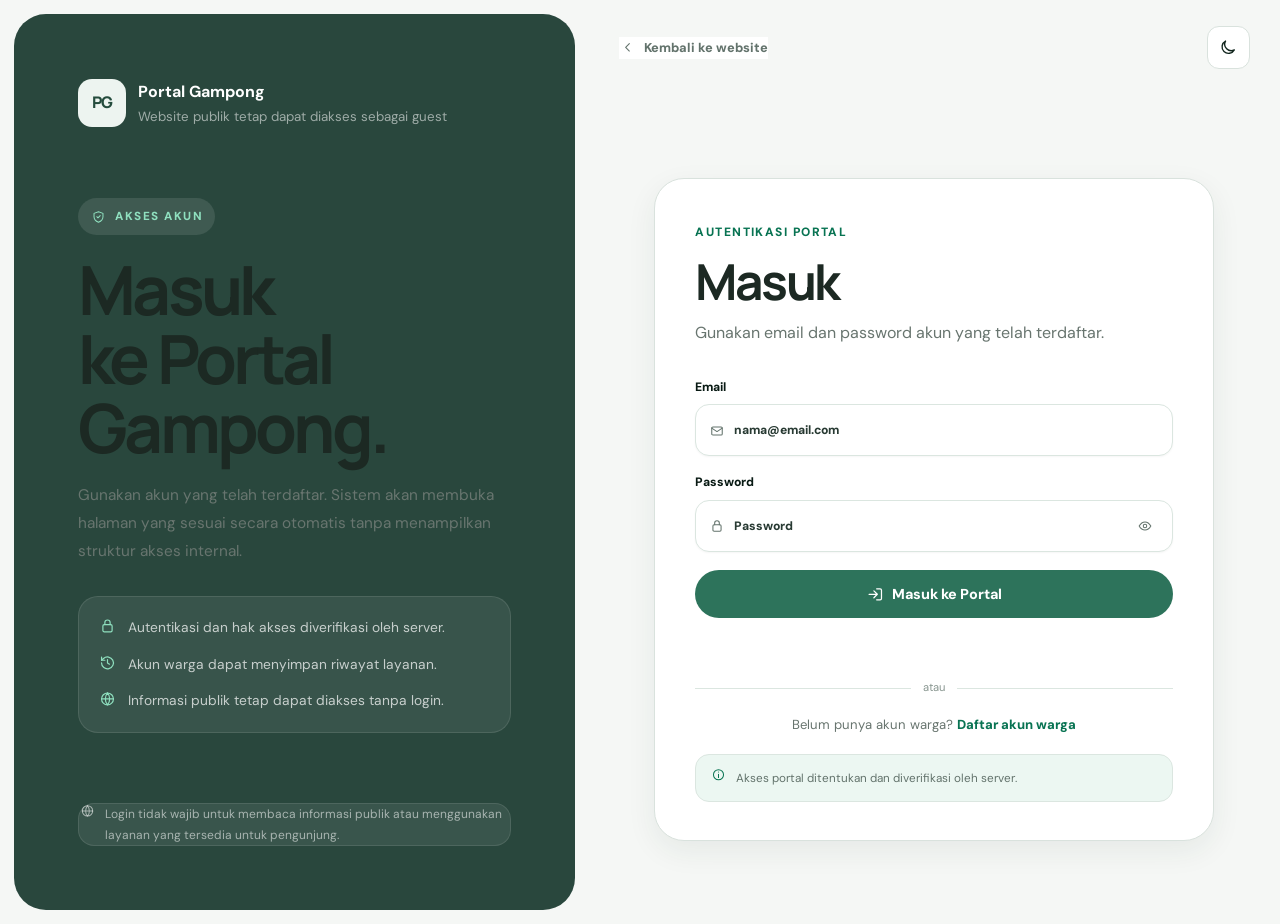
<file: login.html>
<!doctype html>
<html lang="id" data-theme="light">
<head>
  <meta charset="utf-8">
  <meta name="viewport" content="width=device-width,initial-scale=1,viewport-fit=cover">
  <meta name="theme-color" content="#2d735b">
  <meta name="color-scheme" content="light dark">
  <meta name="robots" content="noindex,nofollow">
  <script>
    (()=>{try{
      const saved=localStorage.getItem('gampong-theme');
      const theme=saved==='dark'||saved==='light'?saved:(matchMedia('(prefers-color-scheme: dark)').matches?'dark':'light');
      document.documentElement.dataset.theme=theme;
      const meta=document.querySelector('meta[name="theme-color"]');
      if(meta)meta.setAttribute('content',theme==='dark'?'#172a23':'#2d735b');
    }catch(_){}})();
  </script>
  <title>Masuk · Portal Gampong</title>
  <link rel="icon" type="image/png" sizes="32x32" href="assets/images/favicon-32.png">
  <link rel="apple-touch-icon" sizes="180x180" href="assets/images/apple-touch-icon.png">
  <link rel="preconnect" href="https://fonts.googleapis.com">
  <link rel="preconnect" href="https://fonts.gstatic.com" crossorigin>
  <link href="https://fonts.googleapis.com/css2?family=DM+Sans:wght@400;500;600;700&family=Manrope:wght@600;700;800&display=swap" rel="stylesheet">
  <link rel="stylesheet" href="assets/css/style.css">
  <link rel="stylesheet" href="assets/css/redesign.css">
  <link rel="stylesheet" href="assets/css/account-pages.css">
  <link rel="stylesheet" href="assets/css/jawa-account.css?v=20260920.1">
  <link rel="stylesheet" href="assets/css/eye-comfort.css?v=20260920.2">
  <link rel="stylesheet" href="assets/css/stability.css?v=20260920.4">
</head>
<body class="account-page" data-auth-page="login">
  <main class="auth-page-shell">
    <section class="auth-side-panel" aria-label="Informasi portal">
      <a class="auth-page-brand" href="./">
        <span class="brand-mark" id="authBrandMark">PG</span>
        <span><strong id="authBrandName">Portal Gampong</strong><small id="authBrandLocation">Website publik tetap dapat diakses sebagai guest</small></span>
      </a>
      <div class="auth-side-copy">
        <span class="auth-kicker"><i data-lucide="shield-check"></i> Akses akun</span>
        <h1>Masuk ke Portal Gampong.</h1>
        <p>Gunakan akun yang telah terdaftar. Sistem akan membuka halaman yang sesuai secara otomatis tanpa menampilkan struktur akses internal.</p>
        <ul class="auth-benefits">
          <li><i data-lucide="lock-keyhole"></i><span>Autentikasi dan hak akses diverifikasi oleh server.</span></li>
          <li><i data-lucide="history"></i><span>Akun warga dapat menyimpan riwayat layanan.</span></li>
          <li><i data-lucide="globe-2"></i><span>Informasi publik tetap dapat diakses tanpa login.</span></li>
        </ul>
      </div>
      <p class="auth-side-note"><i data-lucide="globe-2"></i> Login tidak wajib untuk membaca informasi publik atau menggunakan layanan yang tersedia untuk pengunjung.</p>
    </section>

    <section class="auth-form-panel">
      <div class="auth-toolbar">
        <a class="auth-back" href="./"><i data-lucide="arrow-left"></i> Kembali ke website</a>
        <button class="auth-theme-button" id="pageThemeButton" type="button" aria-label="Ubah tema"><i data-lucide="moon"></i></button>
      </div>
      <div class="auth-form-wrap">
        <div class="auth-form-heading">
          <span class="eyebrow">Autentikasi Portal</span>
          <h2>Masuk</h2>
          <p>Gunakan email dan password akun yang telah terdaftar.</p>
        </div>
        <form id="loginPageForm" class="account-form">
          <label>Email
            <div class="field-with-icon"><i data-lucide="mail"></i><input type="email" name="email" autocomplete="username" required placeholder="nama@email.com"></div>
          </label>
          <label>Password
            <div class="field-with-icon password-field"><i data-lucide="lock-keyhole"></i><input id="loginPassword" type="password" name="password" autocomplete="current-password" required placeholder="Password"><button class="password-toggle" type="button" data-toggle-password="loginPassword" aria-label="Lihat password"><i data-lucide="eye"></i></button></div>
          </label>
          <button class="btn btn-primary auth-submit" type="submit"><i data-lucide="log-in"></i> Masuk ke Portal</button>
          <p id="authMessage" class="account-message" aria-live="polite"></p>
        </form>
        <div class="auth-separator"><span>atau</span></div>
        <p class="auth-switch-page">Belum punya akun warga? <a href="register.html">Daftar akun warga</a></p>
        <div class="auth-security-note"><i data-lucide="info"></i><span>Akses portal ditentukan dan diverifikasi oleh server.</span></div>
      </div>
    </section>
  </main>
  <div id="toastRegion" class="toast-region" aria-live="polite"></div>
  <script src="assets/js/icons.js?v=20260920.5"></script>
  <script src="assets/js/auth-pages.js?v=20260920.5"></script>
</body>
</html>
</file>
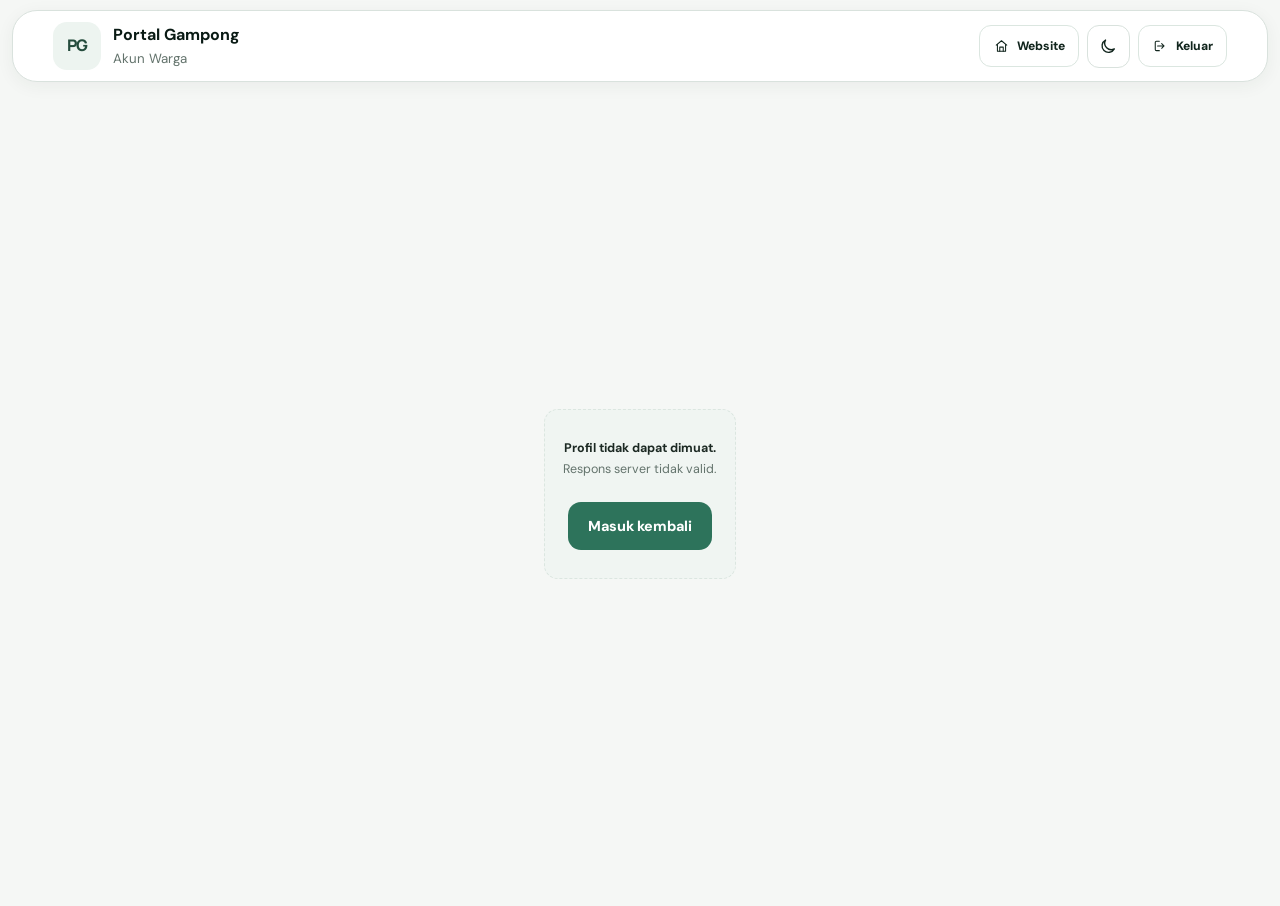
<file: profile.html>
<!doctype html>
<html lang="id" data-theme="light">
<head>
  <meta charset="utf-8">
  <meta name="viewport" content="width=device-width,initial-scale=1,viewport-fit=cover">
  <meta name="theme-color" content="#2d735b">
  <meta name="color-scheme" content="light dark">
  <meta name="robots" content="noindex,nofollow">
  <script>
    (()=>{try{
      const saved=localStorage.getItem('gampong-theme');
      const theme=saved==='dark'||saved==='light'?saved:(matchMedia('(prefers-color-scheme: dark)').matches?'dark':'light');
      document.documentElement.dataset.theme=theme;
      const meta=document.querySelector('meta[name="theme-color"]');
      if(meta)meta.setAttribute('content',theme==='dark'?'#172a23':'#2d735b');
    }catch(_){}})();
  </script>
  <title>Akun Saya · Portal Gampong</title>
  <link rel="icon" type="image/png" sizes="32x32" href="assets/images/favicon-32.png">
  <link rel="apple-touch-icon" sizes="180x180" href="assets/images/apple-touch-icon.png">
  <link rel="preconnect" href="https://fonts.googleapis.com">
  <link rel="preconnect" href="https://fonts.gstatic.com" crossorigin>
  <link href="https://fonts.googleapis.com/css2?family=DM+Sans:wght@400;500;600;700&family=Manrope:wght@600;700;800&display=swap" rel="stylesheet">
  <link rel="stylesheet" href="assets/css/style.css">
  <link rel="stylesheet" href="assets/css/redesign.css">
  <link rel="stylesheet" href="assets/css/account-pages.css">
  <link rel="stylesheet" href="assets/css/jawa-account.css?v=20260920.1">
  <link rel="stylesheet" href="assets/css/eye-comfort.css?v=20260920.2">
  <link rel="stylesheet" href="assets/css/stability.css?v=20260920.4">
</head>
<body class="account-page profile-page">
  <header class="profile-topbar">
    <div class="profile-container profile-topbar-inner">
      <a class="auth-page-brand compact" href="./">
        <span class="brand-mark" id="profileBrandMark">PG</span>
        <span><strong id="profileBrandName">Portal Gampong</strong><small id="profileBrandLocation">Akun Warga</small></span>
      </a>
      <div class="profile-top-actions">
        <a class="profile-home-link" href="./"><i data-lucide="house"></i><span>Website</span></a>
        <button class="auth-theme-button" id="pageThemeButton" type="button" aria-label="Ubah tema"><i data-lucide="moon"></i></button>
        <button class="profile-logout" id="profileLogoutButton" type="button"><i data-lucide="log-out"></i><span>Keluar</span></button>
      </div>
    </div>
  </header>

  <main class="profile-container profile-main" id="profileApp" hidden>
    <section class="profile-hero-card">
      <div class="profile-avatar" id="profileAvatar">U</div>
      <div class="profile-hero-copy">
        <span class="eyebrow">Akun Warga</span>
        <h1 id="profileName">Akun Saya</h1>
        <p id="profileIdentity"></p>
      </div>
      <span class="profile-verify" id="profileVerified">Belum diverifikasi</span>
    </section>

    <div class="profile-layout-page">
      <aside class="profile-sidebar">
        <nav id="profileNav" aria-label="Navigasi akun">
          <a href="#ringkasan" class="active"><i data-lucide="layout-dashboard"></i> Ringkasan</a>
          <a href="#profil-akun"><i data-lucide="user-round-cog"></i> Profil</a>
          <a href="#pengajuan-akun"><i data-lucide="file-check-2"></i> Pengajuan</a>
          <a href="#pengaduan-akun"><i data-lucide="message-square-warning"></i> Pengaduan</a>
          <a href="#keamanan-akun"><i data-lucide="shield-check"></i> Keamanan</a>
        </nav>
        <div class="profile-sidebar-note"><i data-lucide="info"></i><p>Website publik tetap tersedia tanpa login. Akun membantu menyimpan riwayat pelayanan Anda.</p></div>
      </aside>

      <div class="profile-content">
        <section class="profile-section" id="ringkasan">
          <div class="profile-section-head"><div><span class="eyebrow">Ringkasan</span><h2>Aktivitas akun</h2></div></div>
          <div class="profile-summary-grid" id="profileSummaryGrid"></div>
          <div class="profile-quick-actions">
            <a href="index.html#layanan"><i data-lucide="file-plus-2"></i><span><b>Ajukan layanan</b><small>Buka daftar layanan publik</small></span></a>
            <a href="index.html#pengaduan"><i data-lucide="message-square-plus"></i><span><b>Buat pengaduan</b><small>Sampaikan aspirasi atau laporan</small></span></a>
            <a href="./"><i data-lucide="newspaper"></i><span><b>Lihat informasi</b><small>Kembali ke portal publik</small></span></a>
          </div>
        </section>

        <section class="profile-section" id="profil-akun">
          <div class="profile-section-head"><div><span class="eyebrow">Profil</span><h2>Data akun warga</h2><p>Perubahan nama, email, atau NIK akan mengatur ulang status verifikasi sampai diverifikasi kembali oleh pengelola.</p></div></div>
          <form id="profilePageForm" class="account-form profile-form">
            <div class="account-form-row"><label>Nama<input name="name" required maxlength="150"></label><label>Email<input type="email" name="email" required maxlength="190"></label></div>
            <div class="account-form-row"><label>NIK <small>Opsional · 16 digit</small><input name="nik" inputmode="numeric" maxlength="16" pattern="[0-9]{16}"></label><label>Nomor HP / WhatsApp<input name="phone"></label></div>
            <label>Alamat<textarea name="address" rows="4"></textarea></label>
            <div class="profile-form-actions"><button class="btn btn-primary" type="submit"><i data-lucide="save"></i> Simpan Profil</button></div>
          </form>
        </section>

        <section class="profile-section" id="pengajuan-akun">
          <div class="profile-section-head"><div><span class="eyebrow">Pelayanan</span><h2>Riwayat pengajuan</h2></div><a class="btn btn-outline small-action" href="index.html#layanan">Ajukan layanan</a></div>
          <div id="profileRequests" class="profile-history-list"></div>
        </section>

        <section class="profile-section" id="pengaduan-akun">
          <div class="profile-section-head"><div><span class="eyebrow">Aspirasi</span><h2>Riwayat pengaduan</h2></div><a class="btn btn-outline small-action" href="index.html#pengaduan">Buat pengaduan</a></div>
          <div id="profileComplaints" class="profile-history-list"></div>
        </section>

        <section class="profile-section" id="keamanan-akun">
          <div class="profile-section-head"><div><span class="eyebrow">Keamanan</span><h2>Ubah password</h2><p>Gunakan password minimal 12 karakter dan jangan gunakan password yang sama dengan akun lain.</p></div></div>
          <form id="profilePasswordForm" class="account-form profile-password-form">
            <label>Password saat ini<input type="password" name="current_password" required autocomplete="current-password"></label>
            <div class="account-form-row"><label>Password baru<input type="password" name="new_password" minlength="12" required autocomplete="new-password"></label><label>Ulangi password baru<input type="password" name="password_confirmation" minlength="12" required autocomplete="new-password"></label></div>
            <div class="profile-form-actions"><button class="btn btn-primary" type="submit"><i data-lucide="key-round"></i> Ubah Password</button></div>
          </form>
        </section>
      </div>
    </div>
  </main>

  <div id="profileLoading" class="profile-loading"><span class="profile-loader"></span><p>Memuat akun...</p></div>
  <div id="toastRegion" class="toast-region" aria-live="polite"></div>
  <script src="assets/js/icons.js?v=20260920.5"></script>
  <script src="assets/js/profile.js?v=20260920.5"></script>
</body>
</html>
</file>
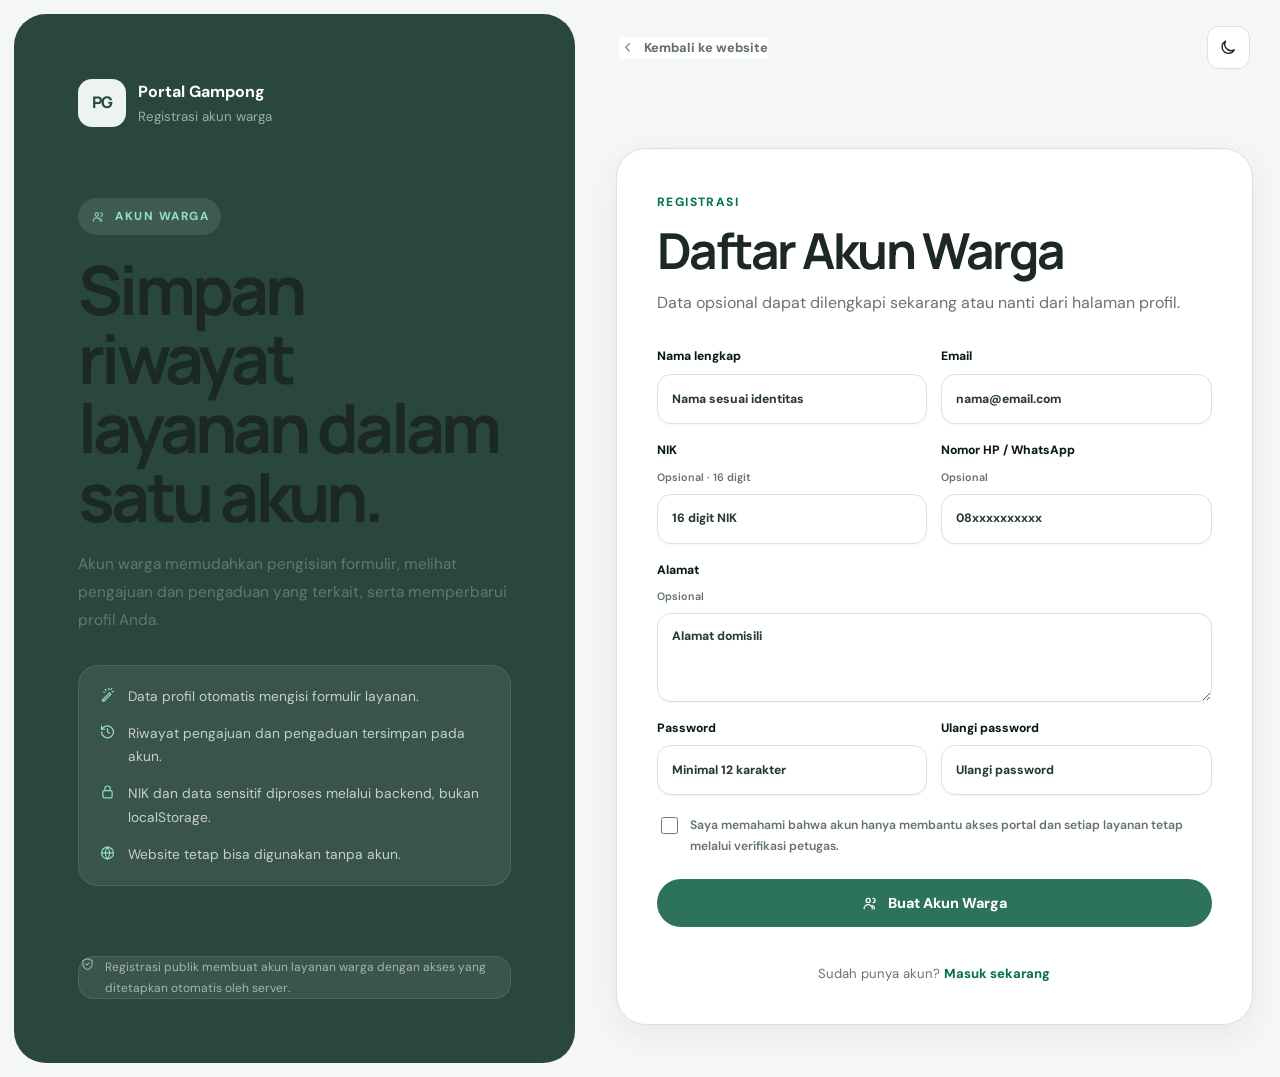
<file: register.html>
<!doctype html>
<html lang="id" data-theme="light">
<head>
  <meta charset="utf-8">
  <meta name="viewport" content="width=device-width,initial-scale=1,viewport-fit=cover">
  <meta name="theme-color" content="#2d735b">
  <meta name="color-scheme" content="light dark">
  <meta name="robots" content="noindex,nofollow">
  <script>
    (()=>{try{
      const saved=localStorage.getItem('gampong-theme');
      const theme=saved==='dark'||saved==='light'?saved:(matchMedia('(prefers-color-scheme: dark)').matches?'dark':'light');
      document.documentElement.dataset.theme=theme;
      const meta=document.querySelector('meta[name="theme-color"]');
      if(meta)meta.setAttribute('content',theme==='dark'?'#172a23':'#2d735b');
    }catch(_){}})();
  </script>
  <title>Daftar Warga · Portal Gampong</title>
  <link rel="icon" type="image/png" sizes="32x32" href="assets/images/favicon-32.png">
  <link rel="apple-touch-icon" sizes="180x180" href="assets/images/apple-touch-icon.png">
  <link rel="preconnect" href="https://fonts.googleapis.com">
  <link rel="preconnect" href="https://fonts.gstatic.com" crossorigin>
  <link href="https://fonts.googleapis.com/css2?family=DM+Sans:wght@400;500;600;700&family=Manrope:wght@600;700;800&display=swap" rel="stylesheet">
  <link rel="stylesheet" href="assets/css/style.css">
  <link rel="stylesheet" href="assets/css/redesign.css">
  <link rel="stylesheet" href="assets/css/account-pages.css">
  <link rel="stylesheet" href="assets/css/jawa-account.css?v=20260920.1">
  <link rel="stylesheet" href="assets/css/eye-comfort.css?v=20260920.2">
  <link rel="stylesheet" href="assets/css/stability.css?v=20260920.4">
</head>
<body class="account-page" data-auth-page="register">
  <main class="auth-page-shell register-layout">
    <section class="auth-side-panel" aria-label="Informasi registrasi">
      <a class="auth-page-brand" href="./">
        <span class="brand-mark" id="authBrandMark">PG</span>
        <span><strong id="authBrandName">Portal Gampong</strong><small id="authBrandLocation">Registrasi akun warga</small></span>
      </a>
      <div class="auth-side-copy">
        <span class="auth-kicker"><i data-lucide="user-plus"></i> Akun Warga</span>
        <h1>Simpan riwayat layanan dalam satu akun.</h1>
        <p>Akun warga memudahkan pengisian formulir, melihat pengajuan dan pengaduan yang terkait, serta memperbarui profil Anda.</p>
        <ul class="auth-benefits">
          <li><i data-lucide="wand-sparkles"></i><span>Data profil otomatis mengisi formulir layanan.</span></li>
          <li><i data-lucide="history"></i><span>Riwayat pengajuan dan pengaduan tersimpan pada akun.</span></li>
          <li><i data-lucide="lock-keyhole"></i><span>NIK dan data sensitif diproses melalui backend, bukan localStorage.</span></li>
          <li><i data-lucide="globe-2"></i><span>Website tetap bisa digunakan tanpa akun.</span></li>
        </ul>
      </div>
      <p class="auth-side-note"><i data-lucide="shield"></i> Registrasi publik membuat akun layanan warga dengan akses yang ditetapkan otomatis oleh server.</p>
    </section>

    <section class="auth-form-panel">
      <div class="auth-toolbar">
        <a class="auth-back" href="./"><i data-lucide="arrow-left"></i> Kembali ke website</a>
        <button class="auth-theme-button" id="pageThemeButton" type="button" aria-label="Ubah tema"><i data-lucide="moon"></i></button>
      </div>
      <div class="auth-form-wrap auth-form-wide">
        <div class="auth-form-heading">
          <span class="eyebrow">Registrasi</span>
          <h2>Daftar Akun Warga</h2>
          <p>Data opsional dapat dilengkapi sekarang atau nanti dari halaman profil.</p>
        </div>
        <form id="registerPageForm" class="account-form">
          <div class="account-form-row">
            <label>Nama lengkap<input name="name" required maxlength="150" autocomplete="name" placeholder="Nama sesuai identitas"></label>
            <label>Email<input type="email" name="email" required maxlength="190" autocomplete="email" placeholder="nama@email.com"></label>
          </div>
          <div class="account-form-row">
            <label>NIK <small>Opsional · 16 digit</small><input name="nik" inputmode="numeric" maxlength="16" pattern="[0-9]{16}" placeholder="16 digit NIK"></label>
            <label>Nomor HP / WhatsApp <small>Opsional</small><input name="phone" autocomplete="tel" placeholder="08xxxxxxxxxx"></label>
          </div>
          <label>Alamat <small>Opsional</small><textarea name="address" rows="3" autocomplete="street-address" placeholder="Alamat domisili"></textarea></label>
          <div class="account-form-row">
            <label>Password<input id="registerPassword" type="password" name="password" minlength="12" required autocomplete="new-password" placeholder="Minimal 12 karakter"></label>
            <label>Ulangi password<input id="registerConfirmation" type="password" name="password_confirmation" minlength="12" required autocomplete="new-password" placeholder="Ulangi password"></label>
          </div>
          <label class="account-check"><input type="checkbox" required><span>Saya memahami bahwa akun hanya membantu akses portal dan setiap layanan tetap melalui verifikasi petugas.</span></label>
          <button class="btn btn-primary auth-submit" type="submit"><i data-lucide="user-plus"></i> Buat Akun Warga</button>
          <p id="authMessage" class="account-message" aria-live="polite"></p>
        </form>
        <p class="auth-switch-page">Sudah punya akun? <a href="login.html">Masuk sekarang</a></p>
      </div>
    </section>
  </main>
  <div id="toastRegion" class="toast-region" aria-live="polite"></div>
  <script src="assets/js/icons.js?v=20260920.5"></script>
  <script src="assets/js/auth-pages.js?v=20260920.5"></script>
</body>
</html>
</file>
<file: assets/css/style.css>
:root {
  --bg: #f7f8f5;
  --surface: #ffffff;
  --surface-2: #eef4f0;
  --surface-3: #e8efeb;
  --text: #10221b;
  --muted: #617069;
  --muted-2: #7f8b86;
  --line: #dce5df;
  --primary: #0b6b4f;
  --primary-2: #09563f;
  --primary-soft: #e0f0e9;
  --accent: #d3a646;
  --accent-soft: #f7edcf;
  --danger: #a83f3f;
  --dark: #0d211a;
  --dark-2: #143129;
  --white: #ffffff;
  --shadow-sm: 0 8px 24px rgba(12, 38, 29, .07);
  --shadow-md: 0 16px 48px rgba(12, 38, 29, .11);
  --shadow-lg: 0 28px 80px rgba(12, 38, 29, .17);
  --radius-sm: 12px;
  --radius: 20px;
  --radius-lg: 28px;
  --container: 1200px;
  --header-h: 78px;
  --font-scale: 1;
}

html[data-theme="dark"] {
  --bg: #0b1511;
  --surface: #111f1a;
  --surface-2: #172922;
  --surface-3: #1d312a;
  --text: #edf5f1;
  --muted: #a8b8b1;
  --muted-2: #8da098;
  --line: #263c33;
  --primary: #46b88d;
  --primary-2: #6bc9a6;
  --primary-soft: #183d31;
  --accent-soft: #3b3420;
  --dark: #07110d;
  --dark-2: #0b1e17;
  --shadow-sm: 0 8px 24px rgba(0, 0, 0, .15);
  --shadow-md: 0 16px 48px rgba(0, 0, 0, .22);
  --shadow-lg: 0 28px 80px rgba(0, 0, 0, .3);
}

* { box-sizing: border-box; }
html { scroll-behavior: smooth; scroll-padding-top: 110px; font-size: calc(16px * var(--font-scale)); }
body {
  margin: 0;
  font-family: "DM Sans", system-ui, -apple-system, BlinkMacSystemFont, "Segoe UI", sans-serif;
  background: var(--bg);
  color: var(--text);
  line-height: 1.65;
  -webkit-font-smoothing: antialiased;
}
body.modal-open { overflow: hidden; }
img { display: block; max-width: 100%; }
button, input, select, textarea { font: inherit; }
button, a { -webkit-tap-highlight-color: transparent; }
button { color: inherit; }
a { color: inherit; text-decoration: none; }
svg { width: 20px; height: 20px; stroke-width: 1.8; }
h1, h2, h3, p { margin-top: 0; }
h1, h2, h3 {
  font-family: "Manrope", system-ui, sans-serif;
  letter-spacing: -.035em;
  line-height: 1.12;
}
h1 { font-size: clamp(2.8rem, 6vw, 5.3rem); }
h2 { font-size: clamp(2rem, 4vw, 3.4rem); }
h3 { font-size: 1.2rem; }
p { color: var(--muted); }
::selection { background: var(--primary); color: white; }
:focus-visible { outline: 3px solid rgba(70, 184, 141, .5); outline-offset: 3px; }

.container { width: min(var(--container), calc(100% - 40px)); margin-inline: auto; }
.narrow { width: min(860px, calc(100% - 40px)); }
.section { padding: 108px 0; }
.section-muted { background: var(--surface-2); }
.section-dark { background: var(--dark); color: white; position: relative; overflow: hidden; }
.section-dark::before {
  content: "";
  position: absolute;
  width: 520px;
  height: 520px;
  border-radius: 50%;
  background: rgba(70, 184, 141, .08);
  right: -180px;
  top: -160px;
}
.skip-link {
  position: fixed;
  left: 16px;
  top: -80px;
  z-index: 9999;
  background: var(--text);
  color: var(--bg);
  padding: 12px 18px;
  border-radius: 10px;
  transition: top .2s;
}
.skip-link:focus { top: 16px; }

.topbar { background: var(--dark); color: rgba(255,255,255,.82); font-size: .82rem; }
.topbar-inner { min-height: 38px; display: flex; align-items: center; justify-content: space-between; gap: 20px; }
.topbar-left { display: flex; align-items: center; gap: 22px; }
.topbar-left span { display: inline-flex; align-items: center; gap: 7px; }
.topbar svg { width: 14px; height: 14px; }
.topbar-actions { display: flex; gap: 4px; }
.icon-button.small { min-width: 28px; width: auto; height: 28px; padding: 0 7px; color: rgba(255,255,255,.82); border-color: rgba(255,255,255,.12); font-size: .72rem; }

.site-header {
  position: sticky;
  top: 0;
  z-index: 1000;
  background: color-mix(in srgb, var(--surface) 92%, transparent);
  backdrop-filter: blur(18px);
  border-bottom: 1px solid transparent;
  transition: box-shadow .25s, border-color .25s;
}
.site-header.scrolled { box-shadow: var(--shadow-sm); border-color: var(--line); }
.nav-wrap { height: var(--header-h); display: flex; align-items: center; gap: 26px; }
.brand { display: inline-flex; align-items: center; gap: 12px; margin-right: auto; min-width: 226px; }
.brand-mark {
  width: 46px;
  height: 46px;
  border-radius: 14px;
  background: var(--primary);
  color: white;
  display: grid;
  place-items: center;
  font-family: "Manrope", sans-serif;
  font-weight: 800;
  letter-spacing: -.06em;
  box-shadow: inset 0 0 0 1px rgba(255,255,255,.13);
}
.brand strong, .brand small { display: block; }
.brand strong { font: 800 .96rem/1.15 "Manrope", sans-serif; }
.brand small { color: var(--muted); font-size: .71rem; margin-top: 4px; }
.desktop-nav { display: flex; align-items: center; gap: 3px; }
.nav-link { padding: 10px 10px; color: var(--muted); font-size: .88rem; font-weight: 700; border-radius: 10px; transition: .2s; }
.nav-link:hover, .nav-link.active { color: var(--primary); background: var(--primary-soft); }
.nav-actions { display: flex; gap: 8px; }
.icon-button {
  width: 42px;
  height: 42px;
  border-radius: 12px;
  border: 1px solid var(--line);
  background: var(--surface);
  display: inline-grid;
  place-items: center;
  cursor: pointer;
  transition: transform .18s, background .18s, border-color .18s;
}
.icon-button:hover { transform: translateY(-1px); border-color: var(--primary); background: var(--primary-soft); }
.menu-button { display: none; }
.mobile-menu {
  display: none;
  border-top: 1px solid var(--line);
  background: var(--surface);
}
.mobile-menu.open { display: block; }
.mobile-menu-inner { padding-top: 10px; padding-bottom: 18px; display: grid; }
.mobile-menu a { padding: 12px 4px; font-weight: 700; color: var(--muted); border-bottom: 1px solid var(--line); }

.announcement { background: var(--primary); color: white; }
.announcement-inner { min-height: 43px; display: grid; grid-template-columns: auto 1fr auto; align-items: center; gap: 22px; font-size: .84rem; }
.announcement-label { font-weight: 800; display: inline-flex; align-items: center; gap: 8px; }
.announcement-label svg, .announcement a svg { width: 16px; height: 16px; }
.announcement a { display: inline-flex; align-items: center; gap: 7px; font-weight: 700; opacity: .9; }
.ticker { min-width: 0; overflow: hidden; white-space: nowrap; opacity: .92; }
.ticker span { display: inline-block; }

.hero {
  position: relative;
  min-height: 720px;
  display: flex;
  align-items: center;
  overflow: hidden;
  color: white;
  background: var(--dark);
}
.hero-bg {
  position: absolute;
  inset: 0;
  background: linear-gradient(135deg, #0b241a, #164b39);
  background-size: cover;
  background-position: center;
  transform: scale(1.02);
}
.hero-bg::after {
  content: "";
  position: absolute;
  inset: 0;
  background-image: radial-gradient(rgba(255,255,255,.1) 1px, transparent 1px);
  background-size: 26px 26px;
  mask-image: linear-gradient(90deg, black, transparent 72%);
}
.hero-grid {
  position: relative;
  z-index: 2;
  display: grid;
  grid-template-columns: minmax(0, 1.2fr) minmax(330px, .62fr);
  gap: 70px;
  align-items: center;
  padding-top: 78px;
  padding-bottom: 78px;
}
.hero-copy { max-width: 760px; }
.eyebrow {
  display: inline-flex;
  align-items: center;
  gap: 8px;
  color: var(--primary);
  text-transform: uppercase;
  letter-spacing: .12em;
  font-size: .75rem;
  font-weight: 800;
  margin-bottom: 18px;
}
.hero .eyebrow, .section-dark .eyebrow, .complaint-wrap .eyebrow { color: #7ed5b3; }
.eyebrow svg { width: 16px; height: 16px; }
.hero h1 { margin-bottom: 22px; max-width: 760px; }
.hero-copy > p { color: rgba(255,255,255,.73); max-width: 680px; font-size: 1.08rem; }
.hero-actions { display: flex; flex-wrap: wrap; gap: 12px; margin: 34px 0 46px; }
.btn {
  border: 1px solid transparent;
  border-radius: 13px;
  min-height: 48px;
  padding: 0 19px;
  display: inline-flex;
  align-items: center;
  justify-content: center;
  gap: 9px;
  font-weight: 800;
  font-size: .9rem;
  cursor: pointer;
  transition: transform .18s, box-shadow .18s, background .18s, border-color .18s;
}
.btn:hover { transform: translateY(-2px); }
.btn-primary { background: var(--primary); color: white; box-shadow: 0 10px 28px rgba(11, 107, 79, .25); }
.btn-primary:hover { background: var(--primary-2); box-shadow: 0 14px 34px rgba(11, 107, 79, .32); }
.hero .btn-primary { background: #46b88d; color: #062b1e; }
.hero .btn-primary:hover { background: #67c9a6; }
.btn-secondary { background: rgba(255,255,255,.1); color: white; border-color: rgba(255,255,255,.22); backdrop-filter: blur(10px); }
.btn-secondary:hover { background: rgba(255,255,255,.16); }
.btn-outline { background: transparent; color: var(--text); border-color: var(--line); }
.btn-outline:hover { border-color: var(--primary); color: var(--primary); }
.hero-meta { display: flex; gap: 0; border-top: 1px solid rgba(255,255,255,.16); max-width: 680px; }
.hero-meta div { padding: 22px 28px 0 0; margin-right: 28px; border-right: 1px solid rgba(255,255,255,.16); }
.hero-meta div:last-child { border: 0; margin: 0; }
.hero-meta strong { display: block; font: 800 1.22rem/1 "Manrope"; margin-bottom: 7px; }
.hero-meta span { color: rgba(255,255,255,.56); font-size: .76rem; }

.keuchik-card {
  background: color-mix(in srgb, var(--surface) 96%, transparent);
  color: var(--text);
  border: 1px solid rgba(255,255,255,.16);
  border-radius: var(--radius-lg);
  overflow: hidden;
  box-shadow: var(--shadow-lg);
}
.keuchik-photo-wrap { position: relative; height: 375px; background: var(--surface-3); overflow: hidden; }
.keuchik-photo-wrap img { width: 100%; height: 100%; object-fit: cover; object-position: center top; }
.status-badge {
  position: absolute;
  left: 18px;
  bottom: 18px;
  background: rgba(8, 28, 21, .86);
  backdrop-filter: blur(12px);
  color: white;
  border: 1px solid rgba(255,255,255,.15);
  padding: 8px 11px;
  border-radius: 999px;
  display: inline-flex;
  align-items: center;
  gap: 8px;
  font-size: .73rem;
  font-weight: 800;
}
.status-badge span { width: 7px; height: 7px; border-radius: 50%; background: #62d6a9; box-shadow: 0 0 0 4px rgba(98,214,169,.15); }
.keuchik-body { padding: 26px 28px 30px; }
.mini-label { color: var(--primary); text-transform: uppercase; letter-spacing: .08em; font-size: .7rem; font-weight: 800; }
.keuchik-body h2 { font-size: 1.8rem; margin: 7px 0 10px; }
.keuchik-body p { font-size: .9rem; margin-bottom: 20px; }
.keuchik-links { display: grid; gap: 8px; }
.keuchik-links a { display: flex; align-items: center; gap: 9px; font-size: .83rem; font-weight: 700; color: var(--muted); }
.keuchik-links a:hover { color: var(--primary); }

.quick-access { margin-top: -34px; position: relative; z-index: 5; }
.quick-grid {
  display: grid;
  grid-template-columns: repeat(6, 1fr);
  background: var(--surface);
  border: 1px solid var(--line);
  border-radius: 20px;
  box-shadow: var(--shadow-md);
  overflow: hidden;
}
.quick-card {
  min-width: 0;
  display: grid;
  grid-template-columns: auto 1fr auto;
  align-items: center;
  gap: 10px;
  padding: 20px 17px;
  border-right: 1px solid var(--line);
  transition: .2s;
}
.quick-card:last-child { border-right: 0; }
.quick-card:hover { background: var(--primary-soft); }
.quick-card > span { width: 39px; height: 39px; border-radius: 12px; display: grid; place-items: center; background: var(--primary-soft); color: var(--primary); }
.quick-card > svg { width: 15px; color: var(--muted-2); }
.quick-card strong, .quick-card small { display: block; }
.quick-card strong { font-size: .82rem; line-height: 1.25; }
.quick-card small { color: var(--muted); font-size: .69rem; margin-top: 4px; }

.section-heading { display: flex; justify-content: space-between; gap: 70px; align-items: end; margin-bottom: 46px; }
.section-heading > div:first-child { max-width: 680px; }
.section-heading h2 { margin: 0; }
.section-heading > p { max-width: 480px; margin-bottom: 3px; }
.section-heading.light p { color: rgba(255,255,255,.62); }
.section-heading.light h2 { color: white; }
.section-heading.center { justify-content: center; text-align: center; }
.section-heading.center > div { max-width: 700px; }

.profile-layout { display: grid; grid-template-columns: 1.35fr .8fr; gap: 24px; }
.story-card { background: var(--surface); border: 1px solid var(--line); border-radius: var(--radius-lg); overflow: hidden; box-shadow: var(--shadow-sm); }
.story-photo { height: 320px; overflow: hidden; background: var(--surface-3); }
.story-photo img { width: 100%; height: 100%; object-fit: cover; transition: transform .5s; }
.story-card:hover .story-photo img { transform: scale(1.025); }
.story-content { padding: 30px 32px 32px; }
.story-content h3 { font-size: 1.65rem; margin: 8px 0 14px; max-width: 620px; }
.tag-list { display: flex; flex-wrap: wrap; gap: 7px; margin-top: 22px; }
.tag-list span, .pill, .status-neutral {
  border-radius: 999px;
  padding: 7px 10px;
  background: var(--surface-2);
  border: 1px solid var(--line);
  color: var(--muted);
  font-size: .68rem;
  font-weight: 800;
}
.vision-grid { display: grid; grid-template-columns: 1fr 1fr; gap: 14px; }
.info-panel { margin: 0; padding: 23px; border: 1px solid var(--line); border-radius: var(--radius); background: var(--surface); }
.info-panel:nth-child(1) { background: var(--primary); color: white; border-color: transparent; }
.info-panel:nth-child(1) p { color: rgba(255,255,255,.7); }
.icon-box, .service-icon, .development-icon, .umkm-icon {
  width: 46px; height: 46px; display: grid; place-items: center; border-radius: 13px; background: var(--primary-soft); color: var(--primary); margin-bottom: 28px;
}
.info-panel:nth-child(1) .icon-box { background: rgba(255,255,255,.14); color: white; }
.info-panel h3 { margin-bottom: 9px; }
.info-panel p { font-size: .85rem; margin-bottom: 0; }

.leadership-grid { display: grid; grid-template-columns: repeat(4, 1fr); gap: 18px; }
.leader-card {
  padding: 26px;
  border-radius: var(--radius);
  border: 1px solid var(--line);
  background: var(--surface);
  min-height: 230px;
  display: flex;
  flex-direction: column;
  justify-content: space-between;
}
.leader-card.primary { background: var(--dark); color: white; border-color: transparent; }
.leader-card.primary p { color: rgba(255,255,255,.62); }
.leader-avatar {
  width: 54px; height: 54px; border-radius: 16px; display: grid; place-items: center; background: var(--surface-2); color: var(--primary); font: 800 .95rem "Manrope";
}
.primary .leader-avatar { background: rgba(255,255,255,.1); color: white; }
.leader-card h3 { margin: 8px 0 8px; }
.leader-card p { font-size: .84rem; margin: 0; }

.filter-tabs { display: flex; flex-wrap: wrap; gap: 7px; }
.filter-tab, .segmented button {
  border: 1px solid var(--line);
  background: var(--surface);
  border-radius: 999px;
  padding: 9px 13px;
  color: var(--muted);
  cursor: pointer;
  font-weight: 800;
  font-size: .75rem;
}
.filter-tab.active, .segmented button.active { background: var(--text); color: var(--bg); border-color: var(--text); }
.services-grid { display: grid; grid-template-columns: repeat(4, 1fr); gap: 17px; }
.service-card {
  background: var(--surface);
  border: 1px solid var(--line);
  border-radius: var(--radius);
  padding: 25px;
  transition: transform .22s, box-shadow .22s, border-color .22s;
}
.service-card:hover { transform: translateY(-4px); box-shadow: var(--shadow-sm); border-color: color-mix(in srgb, var(--primary) 40%, var(--line)); }
.service-card.hidden { display: none; }
.service-icon { margin-bottom: 24px; }
.service-type, .news-category {
  color: var(--primary);
  font-size: .68rem;
  text-transform: uppercase;
  letter-spacing: .08em;
  font-weight: 800;
}
.service-card h3 { margin: 8px 0 11px; font-size: 1.05rem; }
.service-card p { font-size: .82rem; min-height: 67px; }
.text-button {
  border: 0;
  background: transparent;
  padding: 0;
  color: var(--primary);
  display: inline-flex;
  align-items: center;
  gap: 7px;
  font-size: .78rem;
  font-weight: 800;
  cursor: pointer;
}
.text-button svg { width: 15px; height: 15px; }
.online-service {
  margin-top: 24px;
  border-radius: var(--radius-lg);
  border: 1px solid var(--line);
  background: linear-gradient(120deg, var(--surface), var(--primary-soft));
  padding: 32px;
  display: flex;
  align-items: center;
  justify-content: space-between;
  gap: 30px;
}
.online-service h3 { font-size: 1.65rem; margin: 7px 0 9px; }
.online-service p { max-width: 760px; margin: 0; font-size: .9rem; }

.stats-grid { position: relative; z-index: 1; display: grid; grid-template-columns: repeat(4, 1fr); gap: 16px; }
.stat-card { border: 1px solid rgba(255,255,255,.1); background: rgba(255,255,255,.045); border-radius: var(--radius); padding: 27px; }
.stat-card > span { width: 43px; height: 43px; border-radius: 12px; display: grid; place-items: center; color: #7ed5b3; background: rgba(126,213,179,.09); margin-bottom: 32px; }
.stat-card strong { display: block; font: 800 2.05rem/1 "Manrope"; }
.stat-card small { display: block; color: rgba(255,255,255,.55); margin-top: 10px; }
.data-panels { position: relative; z-index: 1; display: grid; grid-template-columns: 1fr 1fr; gap: 18px; margin-top: 18px; }
.chart-card { border: 1px solid rgba(255,255,255,.1); background: rgba(255,255,255,.045); border-radius: var(--radius); padding: 30px; color: white; }
.card-head { display: flex; justify-content: space-between; gap: 20px; align-items: flex-start; }
.card-head h3 { margin: 6px 0 0; }
.section-dark .mini-label { color: #7ed5b3; }
.section-dark .pill { background: rgba(255,255,255,.06); border-color: rgba(255,255,255,.1); color: rgba(255,255,255,.65); }
.donut-wrap { display: flex; align-items: center; gap: 44px; margin-top: 34px; }
.donut {
  width: 190px; aspect-ratio: 1; border-radius: 50%;
  background: conic-gradient(#46b88d 0 49.34%, #d3a646 49.34% 100%);
  display: grid; place-items: center; position: relative;
}
.donut::before { content: ""; width: 125px; aspect-ratio: 1; border-radius: 50%; background: var(--dark); position: absolute; }
.donut-center { position: relative; z-index: 1; text-align: center; }
.donut-center strong, .donut-center span { display: block; }
.donut-center strong { font: 800 1.5rem "Manrope"; }
.donut-center span { color: rgba(255,255,255,.5); font-size: .72rem; }
.legend { flex: 1; display: grid; gap: 14px; }
.legend > div { display: grid; grid-template-columns: auto 1fr auto; align-items: center; gap: 10px; padding-bottom: 12px; border-bottom: 1px solid rgba(255,255,255,.08); }
.legend b { font-size: .82rem; }
.legend strong { font-size: .86rem; }
.dot { width: 9px; height: 9px; border-radius: 50%; }
.dot-a { background: #46b88d; }
.dot-b { background: #d3a646; }
.facts-list { margin-top: 25px; display: grid; }
.facts-list div { display: flex; justify-content: space-between; gap: 20px; padding: 14px 0; border-bottom: 1px solid rgba(255,255,255,.08); }
.facts-list span { color: rgba(255,255,255,.55); }
.facts-list strong { font-size: .88rem; text-align: right; }

.budget-layout { display: grid; grid-template-columns: 1fr .9fr; gap: 20px; }
.budget-summary { background: var(--surface); border: 1px solid var(--line); border-radius: var(--radius-lg); padding: 30px; }
.status-neutral { background: var(--accent-soft); color: color-mix(in srgb, var(--accent) 75%, var(--text)); border-color: transparent; }
.budget-total { padding: 28px 0; margin: 20px 0; border-top: 1px solid var(--line); border-bottom: 1px solid var(--line); }
.budget-total span, .budget-total strong, .budget-total small { display: block; }
.budget-total span { color: var(--muted); font-size: .8rem; }
.budget-total strong { font: 800 2rem "Manrope"; margin: 6px 0; }
.budget-total small { color: var(--muted-2); }
.progress-list { display: grid; gap: 20px; margin-bottom: 28px; }
.progress-item > div:first-child { display: flex; justify-content: space-between; gap: 20px; font-size: .8rem; font-weight: 700; margin-bottom: 8px; }
.progress { height: 8px; border-radius: 99px; background: var(--surface-3); overflow: hidden; }
.progress span { display: block; height: 100%; background: var(--primary); border-radius: inherit; }
.development-list { display: grid; gap: 14px; }
.development-card {
  background: var(--surface);
  border: 1px solid var(--line);
  border-radius: var(--radius);
  padding: 22px;
  display: grid;
  grid-template-columns: auto 1fr auto;
  gap: 18px;
  align-items: center;
}
.development-icon { margin: 0; }
.development-card h3 { margin: 5px 0 6px; }
.development-card p { margin: 0; font-size: .8rem; }
.status { padding: 7px 9px; border-radius: 999px; font-size: .66rem; font-weight: 800; white-space: nowrap; }
.status.neutral { background: var(--surface-2); color: var(--muted); }

.segmented { display: flex; background: var(--surface); border: 1px solid var(--line); border-radius: 999px; padding: 4px; }
.segmented button { border: 0; }
.content-panel { display: none; }
.content-panel.active { display: block; }
.news-grid { grid-template-columns: repeat(3, 1fr); gap: 18px; }
.content-panel.active.news-grid { display: grid; }
.news-card { background: var(--surface); border: 1px solid var(--line); border-radius: var(--radius); overflow: hidden; }
.news-cover { height: 210px; position: relative; background: var(--surface-3); overflow: hidden; }
.news-cover::before { content: ""; position: absolute; inset: 0; background: linear-gradient(140deg, #16392e, #2c725a); }
.photo-drainage::after, .photo-admin::after, .photo-leader::after {
  content: ""; position: absolute; width: 170px; height: 170px; border-radius: 38px; border: 1px solid rgba(255,255,255,.16); transform: rotate(28deg); right: -20px; bottom: -40px;
}
.photo-admin::before { background: linear-gradient(140deg, #173c4b, #2d7184); }
.photo-leader::before { background: linear-gradient(140deg, #5a4620, #a78033); }
.news-cover span { position: absolute; z-index: 2; left: 18px; bottom: 17px; padding: 7px 9px; border-radius: 9px; background: rgba(0,0,0,.3); color: white; backdrop-filter: blur(8px); font-size: .68rem; font-weight: 800; }
.news-body { padding: 24px; }
.news-body h3 { margin: 8px 0 11px; font-size: 1.2rem; }
.news-body p { font-size: .82rem; }
.news-body a { display: inline-flex; align-items: center; gap: 6px; color: var(--primary); font-size: .77rem; font-weight: 800; }
.news-body a svg { width: 14px; }
.notice-list { display: grid; gap: 12px; }
.notice-item { background: var(--surface); border: 1px solid var(--line); border-radius: var(--radius); padding: 20px 22px; display: grid; grid-template-columns: auto 1fr auto; align-items: center; gap: 20px; }
.date-box { width: 57px; height: 62px; border-radius: 15px; background: var(--primary-soft); color: var(--primary); display: grid; place-items: center; align-content: center; }
.date-box b { font: 800 1.3rem/1 "Manrope"; }
.date-box small { font-size: .58rem; margin-top: 3px; }
.notice-item h3 { margin: 4px 0 6px; }
.notice-item p { margin: 0; font-size: .8rem; }
.notice-item > svg { color: var(--muted-2); }
.agenda-grid { display: grid; grid-template-columns: repeat(3, 1fr); gap: 16px; }
.agenda-card { background: var(--surface); border: 1px solid var(--line); border-radius: var(--radius); padding: 24px; display: flex; gap: 16px; }
.agenda-card > span { width: 44px; height: 44px; border-radius: 12px; display: grid; place-items: center; background: var(--primary-soft); color: var(--primary); flex: 0 0 auto; }
.agenda-card small { color: var(--primary); font-weight: 800; }
.agenda-card h3 { margin: 5px 0 8px; }
.agenda-card p { margin: 0; font-size: .8rem; }

.umkm-grid { display: grid; grid-template-columns: repeat(4, 1fr); gap: 16px; }
.umkm-card { padding: 28px; border-radius: var(--radius); background: var(--surface); border: 1px solid var(--line); }
.umkm-card .umkm-icon { margin-bottom: 34px; }
.umkm-card p { font-size: .82rem; min-height: 65px; }

.gallery-grid { display: grid; grid-template-columns: 1.4fr 1fr 1fr; grid-template-rows: 230px 230px; gap: 14px; }
.gallery-item { position: relative; border: 0; border-radius: var(--radius); overflow: hidden; padding: 0; cursor: pointer; background: var(--surface-3); }
.gallery-item.wide { grid-row: 1 / 3; }
.gallery-item:last-child { grid-column: 2 / 4; }
.gallery-item img { width: 100%; height: 100%; object-fit: cover; transition: transform .4s; }
.gallery-item:hover img { transform: scale(1.035); }
.gallery-item::after { content: ""; position: absolute; inset: 0; background: linear-gradient(transparent 48%, rgba(4,18,13,.7)); }
.gallery-item > span { position: absolute; z-index: 2; left: 18px; bottom: 16px; color: white; text-align: left; }
.gallery-item b, .gallery-item small { display: block; }
.gallery-item small { opacity: .72; margin-top: 3px; }
.gallery-placeholder img { filter: saturate(.75); }

.complaint-wrap {
  background: var(--dark);
  border-radius: 34px;
  padding: 54px;
  display: grid;
  grid-template-columns: .85fr 1fr;
  gap: 68px;
  color: white;
  overflow: hidden;
  position: relative;
}
.complaint-wrap::after { content: ""; position: absolute; width: 380px; height: 380px; border-radius: 50%; background: rgba(70,184,141,.08); left: -190px; bottom: -210px; }
.complaint-copy, .complaint-form { position: relative; z-index: 1; }
.complaint-copy h2 { margin-bottom: 20px; }
.complaint-copy > p { color: rgba(255,255,255,.6); }
.complaint-points { display: grid; gap: 11px; margin-top: 32px; }
.complaint-points span { display: flex; align-items: center; gap: 9px; color: rgba(255,255,255,.76); font-size: .84rem; }
.complaint-points svg { color: #7ed5b3; }
.complaint-form { padding: 28px; background: rgba(255,255,255,.06); border: 1px solid rgba(255,255,255,.1); border-radius: var(--radius); backdrop-filter: blur(12px); }
.complaint-form label, .request-form label { display: grid; gap: 7px; font-size: .75rem; font-weight: 800; }
.form-row { display: grid; grid-template-columns: 1fr 1fr; gap: 12px; }
.complaint-form { display: grid; gap: 13px; }
input, select, textarea {
  width: 100%;
  border: 1px solid var(--line);
  background: var(--surface);
  color: var(--text);
  border-radius: 11px;
  padding: 12px 13px;
  outline: 0;
  transition: border-color .2s, box-shadow .2s;
}
.complaint-form input, .complaint-form select, .complaint-form textarea { background: rgba(255,255,255,.08); border-color: rgba(255,255,255,.12); color: white; }
.complaint-form input::placeholder, .complaint-form textarea::placeholder { color: rgba(255,255,255,.35); }
.complaint-form select option { color: #111; }
input:focus, select:focus, textarea:focus { border-color: var(--primary); box-shadow: 0 0 0 3px color-mix(in srgb, var(--primary) 18%, transparent); }
textarea { resize: vertical; }
.checkbox-label { display: flex !important; grid-template-columns: auto 1fr; align-items: flex-start; gap: 9px !important; font-weight: 600 !important; color: inherit; }
.checkbox-label input { width: 16px; height: 16px; margin-top: 3px; }
.form-note { color: rgba(255,255,255,.45); }

.faq-list { display: grid; gap: 10px; }
.faq-item { border: 1px solid var(--line); background: var(--surface); border-radius: var(--radius-sm); overflow: hidden; }
.faq-item summary { list-style: none; padding: 19px 21px; cursor: pointer; font-weight: 800; display: flex; justify-content: space-between; align-items: center; gap: 20px; }
.faq-item summary::-webkit-details-marker { display: none; }
.faq-item summary svg { transition: transform .2s; }
.faq-item[open] summary svg { transform: rotate(45deg); }
.faq-item p { padding: 0 21px 20px; margin: 0; font-size: .86rem; }

.contact-section { padding-bottom: 0; }
.contact-grid { display: grid; grid-template-columns: .85fr 1.15fr; gap: 28px; align-items: stretch; }
.contact-info { padding: 34px 10px 34px 0; }
.contact-info h2 { margin-bottom: 16px; }
.contact-list { display: grid; gap: 17px; margin: 31px 0; }
.contact-list > div { display: grid; grid-template-columns: auto 1fr; gap: 12px; align-items: start; }
.contact-list > div > span { width: 40px; height: 40px; border-radius: 11px; display: grid; place-items: center; background: var(--primary-soft); color: var(--primary); }
.contact-list small, .contact-list strong { display: block; }
.contact-list small { color: var(--muted); font-size: .7rem; margin-bottom: 4px; }
.contact-list strong { font-size: .83rem; line-height: 1.5; }
.contact-actions { display: flex; flex-wrap: wrap; gap: 10px; }
.map-card { min-height: 520px; border-radius: 28px 28px 0 0; overflow: hidden; border: 1px solid var(--line); border-bottom: 0; background: var(--surface-3); }
.map-card iframe { width: 100%; height: 100%; border: 0; min-height: 520px; }

.source-strip { background: var(--accent-soft); border-top: 1px solid color-mix(in srgb, var(--accent) 25%, var(--line)); }
.source-strip-inner { min-height: 85px; display: flex; align-items: center; justify-content: space-between; gap: 30px; }
.source-strip-inner > div { display: flex; align-items: center; gap: 12px; }
.source-strip svg { color: var(--accent); flex: 0 0 auto; }
.source-strip p { margin: 0; font-size: .8rem; }

.footer { background: #08150f; color: white; padding: 72px 0 24px; }
.footer-grid { display: grid; grid-template-columns: 1.7fr repeat(3, .8fr); gap: 55px; }
.brand.light small { color: rgba(255,255,255,.45); }
.footer-brand > p { color: rgba(255,255,255,.46); max-width: 410px; font-size: .82rem; margin-top: 22px; }
.footer h3 { font-size: .82rem; text-transform: uppercase; letter-spacing: .08em; margin-bottom: 18px; }
.footer-grid > div:not(.footer-brand) { display: flex; flex-direction: column; align-items: flex-start; }
.footer-grid > div:not(.footer-brand) a { color: rgba(255,255,255,.54); font-size: .8rem; margin: 6px 0; }
.footer-grid a:hover { color: white; }
.footer-bottom { border-top: 1px solid rgba(255,255,255,.08); margin-top: 56px; padding-top: 20px; display: flex; justify-content: space-between; gap: 20px; }
.footer-bottom p { color: rgba(255,255,255,.35); font-size: .72rem; margin: 0; }

.back-to-top { position: fixed; right: 22px; bottom: 22px; width: 44px; height: 44px; border-radius: 13px; border: 0; background: var(--primary); color: white; display: grid; place-items: center; cursor: pointer; box-shadow: var(--shadow-md); z-index: 90; opacity: 0; visibility: hidden; transform: translateY(12px); transition: .2s; }
.back-to-top.visible { opacity: 1; visibility: visible; transform: translateY(0); }

.search-modal, .modal, .lightbox { position: fixed; inset: 0; z-index: 2000; display: none; }
.search-modal.open, .modal.open, .lightbox.open { display: grid; }
.search-modal { place-items: start center; padding-top: 9vh; }
.modal { place-items: center; padding: 20px; }
.modal-backdrop { position: absolute; inset: 0; background: rgba(3, 13, 9, .72); backdrop-filter: blur(5px); }
.search-dialog, .modal-dialog {
  position: relative;
  width: min(720px, calc(100% - 28px));
  max-height: 82vh;
  overflow: auto;
  background: var(--surface);
  border: 1px solid var(--line);
  border-radius: 24px;
  box-shadow: var(--shadow-lg);
  padding: 28px;
}
.modal-dialog { width: min(600px, 100%); }
.modal-dialog.wide { width: min(760px, 100%); }
.search-head, .modal-dialog .card-head { display: flex; justify-content: space-between; gap: 20px; align-items: flex-start; }
.search-head h2, .modal-dialog h2 { font-size: 1.7rem; margin: 4px 0 18px; }
.search-input-wrap { display: grid; grid-template-columns: auto 1fr auto; align-items: center; gap: 10px; border: 1px solid var(--line); border-radius: 14px; padding: 0 14px; }
.search-input-wrap input { border: 0; box-shadow: none !important; padding-inline: 0; }
.search-input-wrap kbd { border: 1px solid var(--line); border-bottom-width: 2px; padding: 3px 6px; border-radius: 6px; font-size: .6rem; color: var(--muted); }
.search-results { margin-top: 18px; display: grid; gap: 8px; }
.search-result { padding: 13px 14px; border: 1px solid var(--line); border-radius: 12px; display: flex; justify-content: space-between; gap: 12px; align-items: center; }
.search-result:hover { background: var(--primary-soft); border-color: color-mix(in srgb, var(--primary) 35%, var(--line)); }
.search-result strong { font-size: .86rem; }
.search-result small { display: block; color: var(--muted); margin-top: 3px; }
.search-result svg { color: var(--muted); }
.empty-state { text-align: center; padding: 28px 12px; margin: 0; font-size: .85rem; }
.modal-close { position: absolute; right: 18px; top: 18px; }
.modal-dialog > .eyebrow { padding-right: 52px; }
.modal-dialog h2 { padding-right: 55px; }
.modal-intro { margin-top: -8px; font-size: .84rem; }
#serviceModalContent { margin: 20px 0 24px; }
#serviceModalContent ul { padding-left: 19px; color: var(--muted); font-size: .88rem; }
.request-form { display: grid; gap: 14px; }
.file-label small { color: var(--muted); font-weight: 500; }
.lightbox { background: rgba(3, 10, 7, .93); place-items: center; padding: 70px 24px 35px; }
.lightbox img { max-width: min(1100px, 94vw); max-height: 76vh; border-radius: 18px; object-fit: contain; }
.lightbox p { color: rgba(255,255,255,.72); margin: 16px 0 0; }
.lightbox-close { position: absolute; right: 22px; top: 22px; color: white; background: rgba(255,255,255,.08); border-color: rgba(255,255,255,.13); }
.toast-region { position: fixed; right: 20px; bottom: 80px; z-index: 3000; width: min(360px, calc(100% - 40px)); display: grid; gap: 9px; }
.toast { background: var(--text); color: var(--bg); border-radius: 13px; padding: 14px 16px; box-shadow: var(--shadow-md); font-size: .8rem; display: flex; gap: 10px; align-items: flex-start; animation: toast-in .24s ease; }
.toast svg { flex: 0 0 auto; }

.reveal { opacity: 0; transform: translateY(18px); transition: opacity .55s ease, transform .55s ease; }
.reveal.visible { opacity: 1; transform: none; }
@keyframes toast-in { from { opacity: 0; transform: translateY(8px); } to { opacity: 1; transform: none; } }

@media (max-width: 1120px) {
  .desktop-nav { display: none; }
  .menu-button { display: inline-grid; }
  .hero-grid { grid-template-columns: 1.1fr .65fr; gap: 38px; }
  .quick-grid { grid-template-columns: repeat(3, 1fr); }
  .quick-card:nth-child(3) { border-right: 0; }
  .quick-card:nth-child(-n+3) { border-bottom: 1px solid var(--line); }
  .services-grid { grid-template-columns: repeat(3, 1fr); }
  .leadership-grid, .umkm-grid { grid-template-columns: repeat(2, 1fr); }
}

@media (max-width: 900px) {
  :root { --header-h: 70px; }
  .section { padding: 82px 0; }
  .topbar-hours { display: none !important; }
  .announcement-inner { grid-template-columns: auto 1fr; }
  .announcement a { display: none; }
  .hero { min-height: auto; }
  .hero-grid { grid-template-columns: 1fr; padding-top: 60px; padding-bottom: 76px; }
  .hero-copy { max-width: 760px; }
  .keuchik-card { display: grid; grid-template-columns: .85fr 1fr; }
  .keuchik-photo-wrap { height: 310px; }
  .profile-layout, .budget-layout, .contact-grid, .complaint-wrap { grid-template-columns: 1fr; }
  .vision-grid { grid-template-columns: repeat(4, 1fr); }
  .services-grid { grid-template-columns: repeat(2, 1fr); }
  .section-heading { align-items: flex-start; flex-direction: column; gap: 18px; }
  .stats-grid { grid-template-columns: repeat(2, 1fr); }
  .data-panels { grid-template-columns: 1fr; }
  .news-grid, .content-panel.active.news-grid { grid-template-columns: repeat(2, 1fr); }
  .news-card:last-child { grid-column: 1 / 3; }
  .agenda-grid { grid-template-columns: 1fr; }
  .complaint-wrap { padding: 40px; gap: 36px; }
  .contact-info { padding-right: 0; }
  .map-card { border-radius: var(--radius-lg); border-bottom: 1px solid var(--line); min-height: 390px; }
  .map-card iframe { min-height: 390px; }
  .footer-grid { grid-template-columns: 1.5fr 1fr 1fr; }
  .footer-brand { grid-column: 1 / 4; }
}

@media (max-width: 680px) {
  .container, .narrow { width: min(100% - 28px, var(--container)); }
  .topbar-inner { min-height: 34px; }
  .topbar-left { font-size: .7rem; }
  .brand { min-width: 0; }
  .brand small { display: none; }
  .brand-mark { width: 42px; height: 42px; }
  .nav-actions { gap: 5px; }
  .nav-actions .icon-button { width: 39px; height: 39px; }
  .announcement-label span { display: none; }
  .announcement-inner { gap: 12px; }
  .ticker { font-size: .74rem; }
  .hero-grid { padding-top: 48px; gap: 36px; }
  .hero h1 { font-size: clamp(2.45rem, 12vw, 4.2rem); }
  .hero-copy > p { font-size: .97rem; }
  .hero-actions { display: grid; grid-template-columns: 1fr; }
  .hero-meta { display: grid; grid-template-columns: 1fr 1fr; }
  .hero-meta div { border-right: 0; border-bottom: 1px solid rgba(255,255,255,.12); padding: 16px 15px 16px 0; margin: 0; }
  .hero-meta div:last-child { grid-column: 1 / 3; }
  .keuchik-card { grid-template-columns: 1fr; }
  .keuchik-photo-wrap { height: 360px; }
  .quick-access { margin-top: 0; background: var(--surface); }
  .quick-grid { grid-template-columns: 1fr 1fr; border-radius: 0; box-shadow: none; border-left: 0; border-right: 0; }
  .quick-card { border-bottom: 1px solid var(--line); }
  .quick-card:nth-child(2n) { border-right: 0; }
  .quick-card:nth-child(3) { border-right: 1px solid var(--line); }
  .quick-card:nth-last-child(-n+2) { border-bottom: 0; }
  .section { padding: 68px 0; }
  .vision-grid, .leadership-grid, .services-grid, .stats-grid, .umkm-grid { grid-template-columns: 1fr; }
  .online-service { flex-direction: column; align-items: flex-start; padding: 26px; }
  .donut-wrap { flex-direction: column; align-items: flex-start; }
  .donut { width: 165px; }
  .donut::before { width: 108px; }
  .legend { width: 100%; }
  .development-card { grid-template-columns: auto 1fr; }
  .development-card .status { grid-column: 2; justify-self: start; }
  .segmented { width: 100%; overflow-x: auto; }
  .segmented button { flex: 1 0 auto; }
  .news-grid, .content-panel.active.news-grid { grid-template-columns: 1fr; }
  .news-card:last-child { grid-column: auto; }
  .gallery-grid { grid-template-columns: 1fr 1fr; grid-template-rows: 300px 180px 180px; }
  .gallery-item.wide { grid-column: 1 / 3; grid-row: auto; }
  .gallery-item:last-child { grid-column: 1 / 3; }
  .complaint-wrap { padding: 28px 22px; border-radius: 24px; }
  .complaint-form { padding: 20px; }
  .form-row { grid-template-columns: 1fr; }
  .source-strip-inner { align-items: flex-start; flex-direction: column; padding-top: 20px; padding-bottom: 20px; }
  .footer { padding-top: 56px; }
  .footer-grid { grid-template-columns: 1fr 1fr; gap: 34px 24px; }
  .footer-brand { grid-column: 1 / 3; }
  .footer-bottom { flex-direction: column; }
  .search-modal { padding-top: 4vh; }
  .search-dialog { padding: 22px; }
}

@media (max-width: 430px) {
  .topbar-actions { display: none; }
  .hero-meta { grid-template-columns: 1fr; }
  .hero-meta div:last-child { grid-column: auto; }
  .keuchik-photo-wrap { height: 320px; }
  .quick-grid { grid-template-columns: 1fr; }
  .quick-card { border-right: 0 !important; border-bottom: 1px solid var(--line) !important; }
  .quick-card:last-child { border-bottom: 0 !important; }
  .story-photo { height: 240px; }
  .story-content { padding: 24px; }
  .budget-summary { padding: 22px; }
  .gallery-grid { display: grid; grid-template-columns: 1fr; grid-template-rows: repeat(4, 230px); }
  .gallery-item.wide, .gallery-item:last-child { grid-column: auto; }
  .footer-grid { grid-template-columns: 1fr; }
  .footer-brand { grid-column: auto; }
}

@media (prefers-reduced-motion: reduce) {
  html { scroll-behavior: auto; }
  *, *::before, *::after { animation-duration: .01ms !important; animation-iteration-count: 1 !important; transition-duration: .01ms !important; }
  .reveal { opacity: 1; transform: none; }
}

.status-check-card{margin-top:24px;padding-top:22px;border-top:1px solid var(--line)}
.status-check-card h3{margin:5px 0 12px}.status-form{display:grid;grid-template-columns:1fr auto;gap:10px}.status-result{margin-top:12px}.status-result:empty{display:none}.status-result .status-box{padding:14px;border:1px solid var(--line);border-radius:12px;background:var(--surface-2);font-size:.82rem}.status-result .status-box strong{display:block;margin-bottom:5px}.status-result .status-box p{margin:4px 0;font-size:.8rem}.backend-badge{display:inline-flex;align-items:center;gap:6px;padding:5px 8px;border-radius:999px;background:var(--primary-soft);color:var(--primary);font-size:.66rem;font-weight:800}.dynamic-image{background-size:cover!important;background-position:center!important}.dynamic-image::before{background:linear-gradient(transparent,rgba(5,20,14,.75))!important}
@media(max-width:520px){.status-form{grid-template-columns:1fr}}


.hidden-section{display:none!important}.empty-card{grid-column:1/-1;border:1px dashed var(--line);border-radius:var(--radius);padding:30px;text-align:center;color:var(--muted);background:color-mix(in srgb,var(--surface) 75%,transparent)}.dark-empty{border-color:rgba(255,255,255,.15);color:rgba(255,255,255,.55);background:rgba(255,255,255,.035)}.empty-inline{color:inherit;opacity:.62;font-size:.82rem;padding:18px 0}.empty-media{display:grid;place-items:center;background:linear-gradient(135deg,var(--surface-2),var(--surface-3))}.empty-media-label{color:var(--muted);font-size:.78rem;font-weight:700}.subsection-title{display:flex;align-items:center;justify-content:space-between;margin:4px 0 18px}.subsection-title h3{margin:0;font-size:1rem}.institutions-title{margin-top:34px}.leader-avatar{overflow:hidden}.leader-avatar img{width:100%;height:100%;object-fit:cover}.brand-mark img{width:100%;height:100%;object-fit:contain;border-radius:inherit;background:#fff}.service-meta{display:flex;flex-wrap:wrap;gap:8px;margin:12px 0 16px}.service-meta span{display:inline-flex;align-items:center;gap:5px;font-size:.68rem;font-weight:700;color:var(--muted);padding:5px 8px;border-radius:999px;background:var(--surface-2)}.service-meta svg{width:13px;height:13px}.dynamic-cover img{width:100%;height:100%;object-fit:cover}.dynamic-cover::before{display:none}.agenda-meta,.project-meta{display:flex;flex-wrap:wrap;gap:8px 14px;margin-top:10px;color:var(--muted);font-size:.7rem}.development-card .progress{margin-top:13px}.umkm-image{width:100%;height:150px;border-radius:14px;object-fit:cover;margin-bottom:18px}.umkm-card>small{display:block;color:var(--muted);margin:10px 0}.social-row{display:flex;flex-wrap:wrap;gap:8px;margin-top:18px}.social-row a{display:inline-flex;align-items:center;gap:7px;padding:8px 11px;border-radius:999px;border:1px solid var(--line);color:var(--muted);font-size:.72rem;font-weight:800}.social-row a:hover{color:var(--primary);border-color:var(--primary)}.social-row svg{width:15px;height:15px}.footer-empty{color:rgba(255,255,255,.35);font-size:.78rem}.footer-grid #footerExternalLinks{display:flex;flex-direction:column;align-items:flex-start}.status-floating{position:fixed;right:22px;bottom:78px;z-index:89;border:0;border-radius:999px;background:var(--surface);color:var(--text);box-shadow:var(--shadow-md);border:1px solid var(--line);padding:10px 14px;display:flex;align-items:center;gap:8px;font-weight:800;font-size:.75rem;cursor:pointer}.status-floating:hover{border-color:var(--primary);color:var(--primary)}.status-floating svg{width:18px;height:18px}.status-box{margin-top:16px;border:1px solid var(--line);background:var(--surface-2);border-radius:14px;padding:16px}.status-box strong{font-family:"Manrope",sans-serif}.status-box p{margin:7px 0 0;font-size:.82rem}.gallery-grid.empty-gallery{display:block}.gallery-grid.empty-gallery .empty-card{min-height:180px;display:grid;place-items:center}.progress-item small{display:block;color:var(--muted);font-size:.7rem;margin-top:6px}.contact-list .empty-card{grid-template-columns:1fr}.profile-layout .empty-card{align-self:start}.vision-grid>.empty-card{min-height:180px;display:grid;place-items:center}.source-strip a{word-break:break-all}
@media(max-width:680px){.status-floating span{display:none}.status-floating{width:44px;height:44px;padding:0;justify-content:center;right:16px;bottom:72px}.hero-meta>.empty-inline{grid-column:1/-1}.leadership-grid>.empty-card,.services-grid>.empty-card,.stats-grid>.empty-card,.umkm-grid>.empty-card{grid-column:1/-1}}
.card-actions{display:flex;flex-wrap:wrap;gap:14px;align-items:center}.article-content{margin:20px 0;color:var(--text)}.article-content p{color:var(--text);line-height:1.8}.modal-dialog #postModalActions{display:flex;gap:10px;flex-wrap:wrap}


.auth-nav{display:flex;align-items:center;gap:7px}.auth-nav.hidden{display:none!important}.nav-auth-button{height:42px;border-radius:12px;border:1px solid var(--line);padding:0 13px;background:var(--surface);color:var(--text);display:inline-flex;align-items:center;gap:7px;font-weight:800;font-size:.78rem;cursor:pointer;white-space:nowrap;transition:.18s}.nav-auth-button:hover{transform:translateY(-1px);border-color:var(--primary)}.nav-auth-button.primary{background:var(--primary);color:#fff;border-color:var(--primary)}.nav-auth-button.primary:hover{background:var(--primary-2)}.nav-auth-button.account{max-width:190px}.nav-auth-button.account span{overflow:hidden;text-overflow:ellipsis;white-space:nowrap}.nav-auth-button svg{width:17px;height:17px}.mobile-auth-row{display:grid;grid-template-columns:1fr 1fr;gap:8px;padding:14px 0 2px}.mobile-auth-row.hidden{display:none}.mobile-auth-row button{border:1px solid var(--line);background:var(--surface-2);color:var(--text);border-radius:11px;padding:11px 12px;font-weight:800;display:flex;align-items:center;justify-content:center;gap:7px;cursor:pointer}.mobile-auth-row button:first-child{background:var(--primary);border-color:var(--primary);color:#fff}
.auth-dialog{overflow:auto}.auth-switch{margin-top:18px;padding-top:16px;border-top:1px solid var(--line);text-align:center;color:var(--muted);font-size:.82rem}.auth-switch button{border:0;background:transparent;color:var(--primary);font-weight:800;cursor:pointer;padding:3px}.auth-dialog label small{color:var(--muted);font-weight:500}.account-dialog{width:min(920px,100%);max-height:88vh;overflow:auto}.account-head{display:grid;grid-template-columns:auto 1fr auto;align-items:center;gap:16px;padding-right:48px;margin-bottom:20px}.account-avatar{width:58px;height:58px;border-radius:18px;background:var(--primary);color:#fff;display:grid;place-items:center;font:800 1.1rem "Manrope",sans-serif}.account-head .eyebrow{margin-bottom:4px}.account-head h2{margin:0 0 4px;padding:0}.account-head p{margin:0;font-size:.82rem}.account-verify-badge{padding:7px 10px;border-radius:999px;background:var(--accent-soft);color:var(--text);font-size:.68rem;font-weight:800;white-space:nowrap}.account-verify-badge.verified{background:var(--primary-soft);color:var(--primary)}.account-tabs{display:flex;gap:6px;overflow:auto;border-bottom:1px solid var(--line);padding-bottom:10px;margin-bottom:20px}.account-tabs button{border:1px solid var(--line);background:var(--surface);border-radius:999px;padding:8px 12px;font-size:.73rem;font-weight:800;cursor:pointer;color:var(--muted);white-space:nowrap}.account-tabs button.active{background:var(--text);border-color:var(--text);color:var(--bg)}.account-panel{display:none}.account-panel.active{display:block}.account-summary-grid{display:grid;grid-template-columns:repeat(3,1fr);gap:12px}.account-summary-card{background:var(--surface-2);border:1px solid var(--line);border-radius:16px;padding:18px}.account-summary-card small,.account-summary-card strong{display:block}.account-summary-card small{color:var(--muted);font-size:.7rem}.account-summary-card strong{font:800 1.45rem "Manrope",sans-serif;margin-top:6px}.account-note{margin-top:16px;border:1px solid var(--line);background:var(--surface-2);border-radius:14px;padding:14px;display:flex;gap:10px;align-items:flex-start}.account-note svg{color:var(--primary);flex:0 0 auto}.account-note p{margin:0;font-size:.8rem}.account-history{display:grid;gap:10px}.history-card{border:1px solid var(--line);border-radius:14px;padding:15px;background:var(--surface);display:grid;grid-template-columns:1fr auto;gap:10px}.history-card h4{margin:0 0 4px;font:800 .9rem "Manrope",sans-serif}.history-card p{margin:0;font-size:.76rem}.history-card .history-status{align-self:start;padding:6px 9px;border-radius:999px;background:var(--primary-soft);color:var(--primary);font-size:.66rem;font-weight:800}.history-meta{display:flex;flex-wrap:wrap;gap:7px 14px;margin-top:9px;color:var(--muted);font-size:.69rem}.history-note{grid-column:1/-1;margin-top:2px;padding-top:9px;border-top:1px dashed var(--line);font-size:.75rem;color:var(--muted)}

@media (max-width:1120px){.nav-auth-button span{display:none}.nav-auth-button{width:42px;padding:0;justify-content:center}.nav-auth-button.account{max-width:42px}.desktop-nav+.nav-actions{margin-left:auto}}
@media (max-width:680px){#guestAuthNav,#memberAuthNav{display:none!important}.account-head{grid-template-columns:auto 1fr;padding-right:40px}.account-verify-badge{grid-column:1/-1;justify-self:start}.account-summary-grid{grid-template-columns:1fr}.account-dialog{padding:22px}.account-tabs{margin-left:-2px;margin-right:-2px}}
.hidden{display:none!important}
</file>
<file: assets/css/redesign.css>
:root {
  --bg: #f5f8f6;
  --surface: #ffffff;
  --surface-2: #f0f5f2;
  --surface-3: #e5eee9;
  --surface-elevated: #ffffff;
  --text: #11251d;
  --text-strong: #091a14;
  --muted: #63736c;
  --muted-2: #87958f;
  --line: #dbe6e0;
  --line-strong: #c8d7d0;
  --primary: #087352;
  --primary-2: #075d43;
  --primary-strong: #064b36;
  --primary-soft: #e2f2eb;
  --accent: #c9942e;
  --accent-soft: #f7edcf;
  --danger: #b34444;
  --danger-soft: #fbeaea;
  --success: #087352;
  --warning: #9b6b18;
  --dark: #0a1d16;
  --dark-2: #102d22;
  --glass: rgba(255,255,255,.82);
  --overlay: rgba(3,15,10,.72);
  --shadow-xs: 0 1px 2px rgba(10, 35, 26, .04);
  --shadow-sm: 0 8px 24px rgba(10, 35, 26, .07);
  --shadow-md: 0 16px 45px rgba(10, 35, 26, .11);
  --shadow-lg: 0 28px 80px rgba(10, 35, 26, .17);
  --radius-xs: 9px;
  --radius-sm: 13px;
  --radius: 20px;
  --radius-lg: 28px;
  --radius-xl: 34px;
  --container: 1220px;
  color-scheme: light;
}

html[data-theme="dark"] {
  --bg: #09130f;
  --surface: #101e18;
  --surface-2: #152820;
  --surface-3: #1b3329;
  --surface-elevated: #14251e;
  --text: #edf6f1;
  --text-strong: #ffffff;
  --muted: #a8b8b1;
  --muted-2: #80948b;
  --line: #294238;
  --line-strong: #37564a;
  --primary: #56c59a;
  --primary-2: #75d5af;
  --primary-strong: #9be3c8;
  --primary-soft: #173b30;
  --accent: #e0b657;
  --accent-soft: #352f1e;
  --danger: #f08686;
  --danger-soft: #3b2224;
  --success: #62d6a9;
  --warning: #e5bb61;
  --dark: #06100c;
  --dark-2: #0c2119;
  --glass: rgba(16,30,24,.88);
  --overlay: rgba(0,7,4,.82);
  --shadow-xs: 0 1px 2px rgba(0,0,0,.18);
  --shadow-sm: 0 8px 24px rgba(0,0,0,.22);
  --shadow-md: 0 18px 48px rgba(0,0,0,.3);
  --shadow-lg: 0 30px 90px rgba(0,0,0,.38);
  color-scheme: dark;
}

html { background: var(--bg); }
body {
  min-width: 320px;
  background:
    radial-gradient(circle at 12% 2%, color-mix(in srgb, var(--primary) 5%, transparent), transparent 28rem),
    var(--bg);
  color: var(--text);
  overflow-x: clip;
}

body, .site-header, .mobile-menu, .quick-grid, .story-card, .info-panel, .leader-card,
.service-card, .online-service, .budget-summary, .development-card, .news-card, .notice-item,
.agenda-card, .umkm-card, .faq-item, .search-dialog, .modal-dialog, .account-summary-card,
.account-note, .history-card, .status-box, input, select, textarea, .icon-button, .nav-auth-button {
  transition: background-color .22s ease, color .22s ease, border-color .22s ease, box-shadow .22s ease;
}


input, select, textarea {
  background-color: var(--surface-elevated);
  color: var(--text);
  border-color: var(--line);
  caret-color: var(--primary);
}
input::placeholder, textarea::placeholder { color: var(--muted-2); opacity: .9; }
select option { background: var(--surface); color: var(--text); }
input[type="file"]::file-selector-button {
  border: 0;
  border-radius: 8px;
  padding: 7px 10px;
  margin-right: 10px;
  background: var(--primary-soft);
  color: var(--primary);
  font-weight: 800;
  cursor: pointer;
}
html[data-theme="dark"] input[type="date"],
html[data-theme="dark"] input[type="datetime-local"],
html[data-theme="dark"] input[type="time"] { color-scheme: dark; }


.topbar {
  background: color-mix(in srgb, var(--dark) 96%, #000);
  border-bottom: 1px solid rgba(255,255,255,.06);
}
.site-header {
  background: var(--glass);
  border-bottom: 1px solid color-mix(in srgb, var(--line) 72%, transparent);
  backdrop-filter: blur(20px) saturate(145%);
  -webkit-backdrop-filter: blur(20px) saturate(145%);
}
.site-header.scrolled { border-color: var(--line); box-shadow: var(--shadow-sm); }
.nav-wrap { gap: 18px; }
.brand { min-width: 218px; }
.brand-mark {
  background: linear-gradient(145deg, var(--primary), var(--primary-strong));
  box-shadow: 0 8px 24px color-mix(in srgb, var(--primary) 20%, transparent), inset 0 0 0 1px rgba(255,255,255,.13);
}
.brand-mark img { background: transparent; object-fit: cover; }
.desktop-nav { gap: 2px; }
.nav-link { position: relative; padding: 10px 9px; }
.nav-link.active::after {
  content: "";
  position: absolute;
  left: 12px; right: 12px; bottom: 3px;
  height: 2px; border-radius: 99px; background: var(--primary);
}
.nav-actions { align-items: center; flex: 0 0 auto; }
.icon-button, .nav-auth-button {
  background: color-mix(in srgb, var(--surface) 94%, transparent);
  border-color: var(--line);
  box-shadow: var(--shadow-xs);
}
.icon-button:hover, .nav-auth-button:hover { background: var(--primary-soft); }
.nav-auth-button.primary { background: var(--primary); color: #fff; border-color: var(--primary); }
html[data-theme="dark"] .nav-auth-button.primary { color: #062017; }

.mobile-menu {
  background: var(--surface-elevated);
  border-color: var(--line);
  box-shadow: 0 22px 45px rgba(0,0,0,.15);
}
.mobile-menu-inner { max-height: min(72vh, 650px); overflow-y: auto; overscroll-behavior: contain; }
.mobile-menu a { border-color: var(--line); }
.mobile-auth-row button { background: var(--surface-2); border-color: var(--line); }
.mobile-auth-row button:first-child { background: var(--primary); color: #fff; }


.announcement {
  background: linear-gradient(90deg, var(--primary-strong), var(--primary), var(--primary-strong));
  box-shadow: inset 0 -1px rgba(255,255,255,.08);
}


.hero { min-height: clamp(650px, 78vh, 820px); isolation: isolate; }
.hero-bg { filter: saturate(.92) contrast(1.02); }
.hero-bg::after {
  background-image:
    linear-gradient(115deg, rgba(255,255,255,.04), transparent 35%),
    radial-gradient(rgba(255,255,255,.09) 1px, transparent 1px);
}
.hero-grid { grid-template-columns: minmax(0, 1.25fr) minmax(320px, .62fr); gap: clamp(34px, 6vw, 78px); }
.hero-copy h1 { text-wrap: balance; letter-spacing: -.052em; }
.hero-copy > p { max-width: 650px; }
.hero-actions .btn { min-height: 52px; border-radius: 14px; }
.hero-meta { max-width: 720px; }
.hero-meta div { min-width: 0; }
.hero-meta strong { overflow-wrap: anywhere; }
.keuchik-card {
  background: color-mix(in srgb, var(--surface) 94%, transparent);
  backdrop-filter: blur(16px);
  -webkit-backdrop-filter: blur(16px);
}
html[data-theme="dark"] .keuchik-card { border-color: rgba(255,255,255,.12); }
.keuchik-photo-wrap { background: var(--surface-3); }


.quick-grid { background: var(--surface-elevated); }
.quick-card { min-height: 86px; }
.quick-card:hover { background: var(--primary-soft); }
.quick-card > span { flex: 0 0 auto; }


.section-muted {
  background:
    linear-gradient(180deg, color-mix(in srgb, var(--surface-2) 85%, transparent), var(--surface-2));
  border-block: 1px solid color-mix(in srgb, var(--line) 72%, transparent);
}
.section-heading { margin-bottom: clamp(32px, 4vw, 50px); }
.section-heading h2 { text-wrap: balance; }
.story-card, .info-panel, .leader-card, .service-card, .budget-summary, .development-card,
.news-card, .notice-item, .agenda-card, .umkm-card, .faq-item {
  background: var(--surface-elevated);
  border-color: var(--line);
  box-shadow: var(--shadow-xs);
}
.story-card:hover, .leader-card:hover, .service-card:hover, .news-card:hover, .umkm-card:hover {
  border-color: color-mix(in srgb, var(--primary) 38%, var(--line));
  box-shadow: var(--shadow-sm);
}
.info-panel:nth-child(1), .leader-card.primary {
  background: linear-gradient(145deg, var(--primary-strong), color-mix(in srgb, var(--primary) 72%, #07130e));
}
html[data-theme="dark"] .info-panel:nth-child(1),
html[data-theme="dark"] .leader-card.primary { color: #fff; }


.services-grid { align-items: stretch; }
.service-card { display: flex; flex-direction: column; }
.service-card p { min-height: 0; }
.service-card .text-button { margin-top: auto; align-self: flex-start; }
.service-meta span { background: var(--surface-2); }
.online-service {
  background:
    radial-gradient(circle at 92% 12%, color-mix(in srgb, var(--primary) 15%, transparent), transparent 18rem),
    var(--surface-elevated);
}


.section-dark {
  background: radial-gradient(circle at 88% 0%, rgba(84,197,154,.09), transparent 32rem), var(--dark);
  color: #fff;
}
.section-dark h2, .section-dark h3, .section-dark strong { color: #fff; }
.section-dark p, .section-dark small { color: rgba(255,255,255,.62); }
.chart-card, .stat-card { box-shadow: inset 0 1px rgba(255,255,255,.025); }
.donut::before { background: var(--dark); }


.progress { background: var(--surface-3); }
.progress span { background: linear-gradient(90deg, var(--primary), color-mix(in srgb, var(--primary) 60%, var(--accent))); }
.status-neutral { background: var(--accent-soft); color: color-mix(in srgb, var(--accent) 78%, var(--text)); }


.news-cover::before { background: linear-gradient(140deg, var(--primary-strong), var(--primary)); }
.news-card, .gallery-item { transform: translateZ(0); }
.article-content, .article-content p { color: var(--text); }


.gallery-item { border: 1px solid var(--line); background: var(--surface-3); }
.gallery-item:focus-visible { outline: 3px solid color-mix(in srgb, var(--primary) 45%, transparent); outline-offset: 2px; }


.complaint-wrap {
  background:
    radial-gradient(circle at 100% 0%, rgba(84,197,154,.12), transparent 28rem),
    linear-gradient(145deg, var(--dark), var(--dark-2));
}
.complaint-form { background: rgba(255,255,255,.055); }
.complaint-form input, .complaint-form select, .complaint-form textarea {
  background: rgba(255,255,255,.075);
  border-color: rgba(255,255,255,.14);
  color: #fff;
  color-scheme: dark;
}
.complaint-form select option { background: #10231b; color: #fff; }
.complaint-form input:-webkit-autofill,
.complaint-form input:-webkit-autofill:hover,
.complaint-form input:-webkit-autofill:focus {
  -webkit-text-fill-color: #fff;
  -webkit-box-shadow: 0 0 0 1000px #173128 inset;
  transition: background-color 9999s ease-out 0s;
}


.map-card { background: var(--surface-3); }
.source-strip { background: var(--accent-soft); border-color: color-mix(in srgb, var(--accent) 24%, var(--line)); }
.source-strip p, .source-strip .text-button { color: var(--text); }
.footer { background: #06100c; }


.modal-backdrop { background: var(--overlay); }
.search-dialog, .modal-dialog {
  background: var(--surface-elevated);
  border-color: var(--line);
  scrollbar-color: var(--line-strong) transparent;
}
.search-input-wrap { background: var(--surface); }
.search-input-wrap kbd { background: var(--surface-2); color: var(--muted); }
.search-result { background: var(--surface); }
.account-dialog { width: min(960px, 100%); }
.account-avatar { box-shadow: 0 10px 26px color-mix(in srgb, var(--primary) 23%, transparent); }
.account-verify-badge { color: var(--text); }
.account-tabs { scrollbar-width: thin; }
.account-tabs button { background: var(--surface); }
.account-tabs button.active { background: var(--text); color: var(--bg); }
.history-card, .account-summary-card, .account-note { background: var(--surface-2); }
.history-card { background: var(--surface); }
.status-box, .status-result .status-box { background: var(--surface-2); }
.status-floating { background: var(--surface-elevated); }


html[data-theme="dark"] .site-header,
html[data-theme="dark"] .mobile-menu,
html[data-theme="dark"] .search-dialog,
html[data-theme="dark"] .modal-dialog,
html[data-theme="dark"] .faq-item,
html[data-theme="dark"] .story-card,
html[data-theme="dark"] .service-card,
html[data-theme="dark"] .news-card,
html[data-theme="dark"] .budget-summary,
html[data-theme="dark"] .development-card,
html[data-theme="dark"] .agenda-card,
html[data-theme="dark"] .notice-item,
html[data-theme="dark"] .umkm-card,
html[data-theme="dark"] .leader-card:not(.primary),
html[data-theme="dark"] .info-panel:not(:first-child) {
  background-color: var(--surface-elevated);
  color: var(--text);
}
html[data-theme="dark"] .btn-outline { color: var(--text); border-color: var(--line-strong); }
html[data-theme="dark"] .btn-outline:hover { color: var(--primary); border-color: var(--primary); }
html[data-theme="dark"] .source-strip { background: var(--accent-soft); }
html[data-theme="dark"] .empty-media { background: linear-gradient(135deg, var(--surface-2), var(--surface-3)); }
html[data-theme="dark"] .lightbox { background: rgba(0,5,3,.96); }
html[data-theme="dark"] .brand-mark img { background: transparent; }
html[data-theme="dark"] ::-webkit-scrollbar-thumb { background: #39584b; }
html[data-theme="dark"] ::-webkit-scrollbar-track { background: #0c1712; }


@media (max-width: 1180px) {
  .nav-wrap { gap: 12px; }
  .hero-grid { grid-template-columns: minmax(0, 1.05fr) minmax(300px, .65fr); }
  .services-grid { grid-template-columns: repeat(3, minmax(0, 1fr)); }
}

@media (max-width: 1020px) {
  .desktop-nav { display: none; }
  .menu-button { display: inline-grid; }
  .nav-actions { margin-left: auto; }
  .hero-grid { grid-template-columns: 1fr; max-width: 850px; }
  .hero-copy { max-width: 780px; }
  .keuchik-card { width: min(680px, 100%); display: grid; grid-template-columns: minmax(240px,.78fr) 1fr; }
  .keuchik-photo-wrap { height: 320px; }
  .quick-grid { grid-template-columns: repeat(3,minmax(0,1fr)); }
  .quick-card:nth-child(3n) { border-right: 0; }
  .quick-card:nth-child(-n+3) { border-bottom: 1px solid var(--line); }
}

@media (max-width: 820px) {
  :root { --header-h: 70px; }
  .section { padding: 76px 0; }
  .section-heading { gap: 14px; }
  .profile-layout, .budget-layout, .contact-grid, .complaint-wrap { grid-template-columns: 1fr; }
  .vision-grid { grid-template-columns: repeat(2,minmax(0,1fr)); }
  .leadership-grid, .umkm-grid { grid-template-columns: repeat(2,minmax(0,1fr)); }
  .services-grid { grid-template-columns: repeat(2,minmax(0,1fr)); }
  .stats-grid { grid-template-columns: repeat(2,minmax(0,1fr)); }
  .news-grid, .content-panel.active.news-grid { grid-template-columns: repeat(2,minmax(0,1fr)); }
  .news-card:last-child { grid-column: auto; }
  .gallery-grid { grid-template-columns: repeat(2,1fr); grid-template-rows: 300px 210px 210px; }
  .gallery-item.wide { grid-column: 1 / 3; grid-row: auto; }
  .gallery-item:last-child { grid-column: 1 / 3; }
  .complaint-wrap { padding: 38px 30px; gap: 34px; }
  .map-card, .map-card iframe { min-height: 390px; }
  .footer-grid { grid-template-columns: repeat(2,1fr); }
  .footer-brand { grid-column: 1/-1; }
}

@media (max-width: 680px) {
  .container, .narrow { width: min(100% - 28px, var(--container)); }
  .topbar-inner { min-height: 36px; }
  .topbar-actions { display: none; }
  .topbar-left { min-width: 0; }
  .topbar-left > span:first-child { min-width: 0; }
  #topbarLocation b { overflow: hidden; text-overflow: ellipsis; white-space: nowrap; max-width: 62vw; }
  .brand { min-width: 0; max-width: 48vw; }
  .brand > span:last-child { min-width: 0; }
  .brand strong { white-space: nowrap; overflow: hidden; text-overflow: ellipsis; }
  .brand small { display: none; }
  .nav-actions { gap: 5px; }
  .nav-actions > .icon-button { width: 39px; height: 39px; }
  #guestAuthNav, #memberAuthNav { display: none!important; }
  .mobile-menu {
    position: absolute;
    left: 0; right: 0;
    top: 100%;
    max-height: calc(100dvh - var(--header-h));
    overflow-y: auto;
  }
  .mobile-menu-inner { max-height: none; padding-bottom: max(18px, env(safe-area-inset-bottom)); }
  .announcement-inner { min-height: 40px; grid-template-columns: auto minmax(0,1fr); gap: 10px; }
  .announcement-label { font-size: 0; }
  .announcement-label svg { width: 18px; height: 18px; }
  .ticker { font-size: .72rem; }
  .hero { min-height: auto; }
  .hero-grid { padding-top: 54px; padding-bottom: 68px; }
  .hero-copy h1 { font-size: clamp(2.4rem, 12vw, 4.1rem); }
  .hero-actions { grid-template-columns: 1fr; display: grid; }
  .hero-actions .btn { width: 100%; }
  .hero-meta { display: grid; grid-template-columns: repeat(2,minmax(0,1fr)); }
  .hero-meta div { margin: 0; padding: 16px 16px 16px 0; border-right: 0; border-bottom: 1px solid rgba(255,255,255,.13); }
  .hero-meta div:last-child:nth-child(odd) { grid-column: 1/-1; }
  .keuchik-card { grid-template-columns: 1fr; }
  .keuchik-photo-wrap { height: min(420px, 100vw); }
  .quick-access { margin-top: 0; }
  .quick-grid { border-radius: 0; border-inline: 0; box-shadow: none; grid-template-columns: repeat(2,minmax(0,1fr)); }
  .quick-card { border-bottom: 1px solid var(--line); }
  .quick-card:nth-child(odd) { border-right: 1px solid var(--line); }
  .quick-card:nth-child(even) { border-right: 0; }
  .quick-card:nth-child(-n+3) { border-bottom: 1px solid var(--line); }
  .section { padding: 64px 0; }
  .section-heading { align-items: flex-start; }
  .filter-tabs { width: 100%; overflow-x: auto; flex-wrap: nowrap; padding-bottom: 3px; scrollbar-width: none; }
  .filter-tabs::-webkit-scrollbar { display: none; }
  .filter-tab { flex: 0 0 auto; }
  .vision-grid, .leadership-grid, .services-grid, .stats-grid, .umkm-grid,
  .news-grid, .content-panel.active.news-grid { grid-template-columns: 1fr; }
  .data-panels { grid-template-columns: 1fr; }
  .donut-wrap { gap: 26px; }
  .development-card { grid-template-columns: auto minmax(0,1fr); }
  .online-service { align-items: stretch; }
  .online-service .btn { width: 100%; }
  .gallery-grid { grid-template-columns: 1fr; grid-template-rows: repeat(4,230px); }
  .gallery-item.wide, .gallery-item:last-child { grid-column: auto; }
  .complaint-wrap { padding: 28px 20px; border-radius: 24px; }
  .complaint-form { padding: 18px; }
  .form-row { grid-template-columns: 1fr; }
  .contact-actions { display: grid; grid-template-columns: 1fr; }
  .contact-actions .btn { width: 100%; }
  .source-strip-inner { align-items: flex-start; }
  .footer-grid { grid-template-columns: 1fr 1fr; gap: 30px 18px; }
  .footer-bottom { flex-direction: column; gap: 8px; }
  .search-modal { padding-top: 12px; align-items: start; }
  .search-dialog, .modal-dialog { width: calc(100% - 20px); max-height: calc(100dvh - 24px); border-radius: 20px; padding: 22px; }
  .modal { padding: 10px; }
  .modal-dialog.wide, .account-dialog { width: 100%; }
  .account-head { grid-template-columns: auto minmax(0,1fr); }
  .account-tabs { margin-inline: -4px; }
  .account-tabs button { min-height: 38px; }
  .account-summary-grid { grid-template-columns: 1fr; }
  .history-card { grid-template-columns: minmax(0,1fr) auto; }
  .status-floating { right: 14px; bottom: 66px; }
  .back-to-top { right: 14px; bottom: 14px; }
  .toast-region { right: 12px; bottom: 68px; width: calc(100% - 24px); }
}

@media (max-width: 430px) {
  .brand { max-width: 56vw; }
  .hero-meta { grid-template-columns: 1fr; }
  .hero-meta div:last-child:nth-child(odd) { grid-column: auto; }
  .quick-grid { grid-template-columns: 1fr; }
  .quick-card { border-right: 0!important; border-bottom: 1px solid var(--line)!important; }
  .quick-card:last-child { border-bottom: 0!important; }
  .vision-grid { grid-template-columns: 1fr; }
  .footer-grid { grid-template-columns: 1fr; }
  .footer-brand { grid-column: auto; }
  .history-card { grid-template-columns: 1fr; }
  .history-card .history-status { justify-self: start; }
  .search-input-wrap kbd { display: none; }
  .search-input-wrap { grid-template-columns: auto 1fr; }
}

@media (hover: none) {
  .service-card:hover, .story-card:hover, .news-card:hover, .umkm-card:hover, .quick-card:hover,
  .btn:hover, .icon-button:hover, .nav-auth-button:hover { transform: none; }
}

@media (prefers-reduced-motion: reduce) {
  body, .site-header, .mobile-menu, .quick-grid, .story-card, .info-panel, .leader-card,
  .service-card, .online-service, .budget-summary, .development-card, .news-card, .notice-item,
  .agenda-card, .umkm-card, .faq-item, .search-dialog, .modal-dialog, .account-summary-card,
  .account-note, .history-card, .status-box, input, select, textarea, .icon-button, .nav-auth-button { transition: none!important; }
}



html[data-theme="light"] { color-scheme: light; }
html[data-theme="light"] body,
html[data-theme="light"] .site-header,
html[data-theme="light"] .mobile-menu,
html[data-theme="light"] .story-card,
html[data-theme="light"] .info-panel:not(:first-child),
html[data-theme="light"] .leader-card:not(.primary),
html[data-theme="light"] .service-card,
html[data-theme="light"] .online-service,
html[data-theme="light"] .budget-summary,
html[data-theme="light"] .development-card,
html[data-theme="light"] .news-card,
html[data-theme="light"] .notice-item,
html[data-theme="light"] .agenda-card,
html[data-theme="light"] .umkm-card,
html[data-theme="light"] .faq-item,
html[data-theme="light"] .search-dialog,
html[data-theme="light"] .modal-dialog,
html[data-theme="light"] .status-box,
html[data-theme="light"] .empty-card {
  color: var(--text);
}
html[data-theme="light"] .site-header .brand strong,
html[data-theme="light"] .quick-card strong,
html[data-theme="light"] .story-content h3,
html[data-theme="light"] .info-panel:not(:first-child) h3,
html[data-theme="light"] .leader-card:not(.primary) h3,
html[data-theme="light"] .service-card h3,
html[data-theme="light"] .online-service h3,
html[data-theme="light"] .budget-summary h3,
html[data-theme="light"] .development-card h3,
html[data-theme="light"] .news-body h3,
html[data-theme="light"] .notice-item h3,
html[data-theme="light"] .agenda-card h3,
html[data-theme="light"] .umkm-card h3,
html[data-theme="light"] .faq-item summary,
html[data-theme="light"] .contact-info h2,
html[data-theme="light"] .contact-list strong,
html[data-theme="light"] .search-dialog h2,
html[data-theme="light"] .modal-dialog h2,
html[data-theme="light"] .status-box strong {
  color: var(--text-strong);
}
html[data-theme="light"] .nav-link,
html[data-theme="light"] .mobile-menu a,
html[data-theme="light"] .mobile-auth-row a,
html[data-theme="light"] .mobile-auth-row button,
html[data-theme="light"] .search-result,
html[data-theme="light"] .text-button,
html[data-theme="light"] .btn-outline {
  -webkit-text-fill-color: currentColor;
}
html[data-theme="light"] input,
html[data-theme="light"] select,
html[data-theme="light"] textarea {
  color: var(--text) !important;
  -webkit-text-fill-color: var(--text);
  background-color: var(--surface-elevated);
}
html[data-theme="light"] input:-webkit-autofill,
html[data-theme="light"] input:-webkit-autofill:hover,
html[data-theme="light"] input:-webkit-autofill:focus {
  -webkit-text-fill-color: var(--text);
  -webkit-box-shadow: 0 0 0 1000px var(--surface-elevated) inset;
}
html[data-theme="light"] .complaint-form input,
html[data-theme="light"] .complaint-form select,
html[data-theme="light"] .complaint-form textarea {
  color: #fff !important;
  -webkit-text-fill-color: #fff;
}
html[data-theme="light"] .complaint-form input:-webkit-autofill,
html[data-theme="light"] .complaint-form input:-webkit-autofill:hover,
html[data-theme="light"] .complaint-form input:-webkit-autofill:focus {
  -webkit-text-fill-color: #fff;
  -webkit-box-shadow: 0 0 0 1000px #173128 inset;
}
.mobile-auth-row a {
  border:1px solid var(--line);
  background:var(--surface-2);
  color:var(--text);
  border-radius:11px;
  padding:11px 12px;
  font-weight:800;
  display:flex;
  align-items:center;
  justify-content:center;
  gap:7px;
}
.mobile-auth-row a:first-child {
  background:var(--primary);
  border-color:var(--primary);
  color:#fff;
}

html[data-theme="light"] .topbar .icon-button.small {
  color: #10251d !important;
  -webkit-text-fill-color: #10251d !important;
  background: #ffffff !important;
  border-color: #c8d7d0 !important;
  box-shadow: 0 1px 3px rgba(9,26,20,.12) !important;
}
html[data-theme="light"] .topbar .icon-button.small:hover,
html[data-theme="light"] .topbar .icon-button.small:focus-visible {
  color: #064b36 !important;
  -webkit-text-fill-color: #064b36 !important;
  background: #e2f2eb !important;
  border-color: #087352 !important;
}
html[data-theme="dark"] .topbar .icon-button.small {
  color: #edf6f1 !important;
  -webkit-text-fill-color: #edf6f1 !important;
  background: rgba(255,255,255,.07) !important;
  border-color: rgba(255,255,255,.18) !important;
}
html{overflow-x:hidden}body{min-width:0}.container{max-width:100%}.site-header,.topbar,.announcement{max-width:100vw}.nav-wrap{min-width:0}.desktop-nav{min-width:0}.hero-copy,.keuchik-card,.story-card,.budget-summary,.chart-card,.panel{min-width:0}.news-card h3,.service-card h3,.development-card h3,.umkm-card h3,.contact-list strong{overflow-wrap:anywhere}.news-body,.service-card,.development-card,.umkm-card{min-width:0}.card-actions{display:flex;align-items:center;flex-wrap:wrap;gap:10px}.card-actions .text-button{min-height:32px}.topbar-actions .icon-button.small{font-weight:900;min-width:34px}.topbar-actions .icon-button.small:focus-visible{outline:3px solid color-mix(in srgb,var(--primary) 38%,transparent);outline-offset:2px}html[data-theme="light"] .topbar-actions .icon-button.small{color:#10251d!important;-webkit-text-fill-color:#10251d!important;background:#fff!important;border-color:#bdcec6!important}html[data-theme="dark"] .topbar-actions .icon-button.small{color:#eef8f3!important;-webkit-text-fill-color:#eef8f3!important;background:#13271f!important;border-color:#355146!important}@media(max-width:1180px){.nav-wrap{gap:14px}.auth-nav{margin-left:auto}}@media(max-width:900px){.hero-grid{align-items:stretch}.quick-grid{border-radius:18px}.section-heading{margin-bottom:34px}.budget-layout,.contact-grid{gap:22px}}@media(max-width:680px){.container,.narrow{width:min(100% - 24px,var(--container))}.topbar-inner{gap:8px}.topbar-left{min-width:0;overflow:hidden}.topbar-left span{min-width:0}.topbar-left b{overflow:hidden;text-overflow:ellipsis;white-space:nowrap}.hero{min-height:0}.hero-grid{padding-top:42px;padding-bottom:54px}.hero-actions .btn{width:100%}.quick-card{min-height:72px}.section-heading h2{overflow-wrap:anywhere}.complaint-form,.request-form{min-width:0}.modal-dialog,.search-dialog{width:min(100% - 20px,760px);padding:22px}.status-floating{right:12px;bottom:68px}.back-to-top{right:12px;bottom:12px}.toast-region{right:12px;width:calc(100% - 24px)}.footer-grid{gap:28px 18px}}@media(max-width:430px){.topbar-left{max-width:calc(100vw - 150px)}.topbar-actions{display:flex}.topbar-actions .icon-button.small{min-width:31px;height:31px;padding:0 5px;font-size:.68rem}.brand strong{max-width:150px;overflow:hidden;text-overflow:ellipsis;white-space:nowrap}.nav-actions{flex:0 0 auto}.hero-copy h1{font-size:clamp(2.25rem,12vw,3.35rem)}.keuchik-body{padding:22px}.story-content{padding:22px}.development-card{padding:18px}.complaint-wrap{padding:24px 18px}.source-strip-inner{gap:14px}.footer-grid{grid-template-columns:1fr}.footer-brand{grid-column:auto}}

.territory-layout{display:grid;grid-template-columns:1.2fr .8fr;gap:28px}.territory-grid,.facility-grid{display:grid;grid-template-columns:repeat(3,minmax(0,1fr));gap:18px}.territory-card,.facility-card,.mosque-history-card,.mosque-panel{background:var(--surface,#fff);border:1px solid var(--line,#dfe8e4);border-radius:22px;padding:22px;box-shadow:0 12px 32px rgba(15,45,34,.06)}.territory-card h3,.facility-card h3,.mosque-panel h3,.mosque-history-card h3{margin:8px 0 10px}.territory-card p,.facility-card p,.mosque-history-card p,.compact-item p{margin:.45rem 0;color:var(--muted,#63736d);line-height:1.65}.boundary-list{display:grid;gap:12px}.boundary-item{display:grid;grid-template-columns:86px 1fr;gap:16px;padding:18px;border:1px solid var(--line,#dfe8e4);border-radius:18px;background:var(--surface,#fff)}.boundary-direction{display:inline-flex;align-items:center;justify-content:center;min-height:42px;border-radius:13px;background:rgba(8,115,82,.1);font-weight:800;color:var(--brand,#087352)}.metadata-row{display:flex;gap:10px;align-items:center;flex-wrap:wrap;margin-top:12px}.verification-badge{display:inline-flex;align-items:center;border-radius:999px;padding:5px 9px;font-size:.75rem;font-weight:800}.verification-badge.verified{background:rgba(8,115,82,.12);color:var(--brand,#087352)}.verification-badge.historical{background:rgba(119,126,123,.12);color:var(--muted,#63736d)}.verification-badge.needs-confirmation{background:rgba(191,132,20,.13);color:#9a6810}.source-link{display:inline-flex;gap:5px;align-items:center;font-size:.82rem;font-weight:700;color:var(--brand,#087352)}.source-link svg{width:14px;height:14px}.mosque-section{background:linear-gradient(180deg,rgba(8,115,82,.045),transparent)}.mosque-profile-grid{display:grid;grid-template-columns:1.1fr .9fr;gap:22px}.mosque-detail-grid{display:grid;grid-template-columns:1fr 1fr;gap:22px;margin-top:22px}.mosque-meta{display:grid;grid-template-columns:repeat(2,minmax(0,1fr));gap:12px;margin-top:20px}.mosque-meta div{padding:14px;border:1px solid var(--line,#dfe8e4);border-radius:14px}.mosque-meta span,.compact-item small{display:block;color:var(--muted,#63736d);font-size:.82rem}.mosque-meta strong{display:block;margin-top:4px}.data-note{margin-top:18px;padding:14px;border-radius:14px;background:rgba(191,132,20,.08);font-size:.9rem}.compact-list{display:grid;gap:12px}.compact-item{display:grid;grid-template-columns:1fr auto;gap:10px 14px;padding:14px 0;border-bottom:1px solid var(--line,#dfe8e4)}.compact-item:last-child{border-bottom:0}.compact-item strong{display:block}.compact-item p{grid-column:1/-1}.timeline-list{position:relative;display:grid;gap:18px}.timeline-list:before{content:"";position:absolute;left:46px;top:8px;bottom:8px;width:2px;background:var(--line,#dfe8e4)}.timeline-item{position:relative;display:grid;grid-template-columns:94px 1fr;gap:22px}.timeline-year{position:relative;z-index:1;align-self:start;padding:9px 10px;border-radius:14px;background:var(--brand,#087352);color:#fff;font-weight:800;text-align:center}.timeline-content{padding:0 0 24px}.timeline-content h3{margin:9px 0}.timeline-content p{color:var(--muted,#63736d);line-height:1.7}.facility-card .service-icon{margin-bottom:14px}
@media(max-width:980px){.territory-layout,.mosque-profile-grid,.mosque-detail-grid{grid-template-columns:1fr}.territory-grid,.facility-grid{grid-template-columns:repeat(2,minmax(0,1fr))}}
@media(max-width:640px){.territory-grid,.facility-grid{grid-template-columns:1fr}.boundary-item{grid-template-columns:72px 1fr}.timeline-list:before{left:0}.timeline-item{grid-template-columns:1fr;gap:10px}.timeline-year{width:max-content}.compact-item{grid-template-columns:1fr}.mosque-meta{grid-template-columns:1fr}}

.data-disclaimer{margin:24px 0 0;padding:14px 16px;border:1px solid rgba(255,255,255,.18);border-radius:14px;color:rgba(255,255,255,.78);font-size:.9rem;line-height:1.6}


/* Production responsive layout */
html,body{max-width:100%;overflow-x:hidden}
.container{width:min(1280px,calc(100% - clamp(28px,5vw,64px)));max-width:100%}
.narrow{width:min(900px,calc(100% - clamp(28px,5vw,64px)));max-width:100%}
.section{padding:clamp(64px,7vw,108px) 0}
.section-heading{display:grid;grid-template-columns:minmax(0,1.3fr) minmax(280px,.7fr);align-items:end;gap:clamp(22px,4vw,64px)}
.section-heading>div:first-child,.section-heading>p{max-width:none;min-width:0}
.section-heading h2,.section-heading p,.story-content,.info-panel,.territory-card,.facility-card,.leader-card,.service-card,.news-card,.umkm-card{min-width:0;overflow-wrap:anywhere}

.profile-layout{display:grid;grid-template-columns:minmax(0,1fr);gap:20px}
.story-card{display:grid;grid-template-columns:minmax(320px,.78fr) minmax(0,1.22fr);min-height:410px}
.story-photo{height:100%;min-height:410px}
.story-content{display:flex;flex-direction:column;justify-content:center;padding:clamp(28px,4vw,48px)}
.story-content h3{font-size:clamp(1.55rem,2vw,2rem)}
.vision-grid{display:grid;grid-template-columns:repeat(auto-fit,minmax(min(250px,100%),1fr));gap:16px}
.info-panel{height:100%;min-height:220px;padding:clamp(20px,2.3vw,28px);display:flex;flex-direction:column}
.info-panel p{margin-bottom:0;overflow-wrap:anywhere}
.info-panel .icon-box{flex:0 0 auto}

.territory-layout{grid-template-columns:minmax(0,1.35fr) minmax(300px,.65fr);align-items:start;gap:24px}
.territory-grid,.facility-grid{grid-template-columns:repeat(auto-fit,minmax(min(240px,100%),1fr));gap:16px}
.leadership-grid{grid-template-columns:repeat(auto-fit,minmax(min(235px,100%),1fr));gap:16px}
.services-grid{grid-template-columns:repeat(auto-fit,minmax(min(260px,100%),1fr));gap:16px}
.stats-grid{grid-template-columns:repeat(auto-fit,minmax(min(190px,100%),1fr));gap:14px}
.news-grid,.content-panel.active.news-grid{grid-template-columns:repeat(auto-fit,minmax(min(290px,100%),1fr));gap:18px}
.umkm-grid{grid-template-columns:repeat(auto-fit,minmax(min(240px,100%),1fr));gap:16px}
.agenda-grid{grid-template-columns:repeat(auto-fit,minmax(min(270px,100%),1fr));gap:16px}
.mosque-profile-grid{grid-template-columns:minmax(0,1.2fr) minmax(300px,.8fr)}
.mosque-detail-grid{grid-template-columns:repeat(2,minmax(0,1fr))}

.administrative-map-card{margin-top:clamp(24px,4vw,38px);display:grid;grid-template-columns:minmax(0,1.45fr) minmax(280px,.55fr);gap:0;background:var(--surface-elevated);border:1px solid var(--line);border-radius:28px;overflow:hidden;box-shadow:var(--shadow-sm)}
.administrative-map-media{position:relative;border:0;padding:0;margin:0;background:#fff;cursor:zoom-in;min-width:0;overflow:hidden;display:block;width:100%}
.administrative-map-media img{width:100%;height:100%;min-height:390px;aspect-ratio:728/512;object-fit:contain;background:#fff;transition:transform .28s ease}
.administrative-map-media:hover img{transform:scale(1.012)}
.administrative-map-zoom{position:absolute;left:16px;bottom:16px;display:inline-flex;align-items:center;gap:7px;padding:9px 12px;border-radius:999px;background:rgba(7,29,21,.88);color:#fff;font-size:.72rem;font-weight:800;backdrop-filter:blur(8px)}
.administrative-map-zoom svg{width:16px;height:16px}
.administrative-map-copy{padding:clamp(24px,3.2vw,40px);display:flex;flex-direction:column;justify-content:center;min-width:0}
.administrative-map-copy h3{font-size:clamp(1.35rem,2vw,1.85rem);margin:8px 0 14px}
.administrative-map-copy p{line-height:1.75}
.administrative-map-meta{display:grid;gap:10px;margin-top:18px;color:var(--muted);font-size:.76rem}
.administrative-map-meta span{display:flex;align-items:flex-start;gap:8px;min-width:0}
.administrative-map-meta svg{width:17px;height:17px;color:var(--primary);flex:0 0 auto;margin-top:1px}
.administrative-map-meta b{overflow-wrap:anywhere}

@media(max-width:1180px){
  .container{width:min(100% - 40px,1120px)}
  .story-card{grid-template-columns:minmax(300px,.72fr) minmax(0,1.28fr)}
  .section-heading{grid-template-columns:minmax(0,1fr) minmax(250px,.62fr)}
  .territory-layout{grid-template-columns:minmax(0,1fr) minmax(280px,.72fr)}
  .administrative-map-card{grid-template-columns:minmax(0,1.25fr) minmax(280px,.75fr)}
}

@media(max-width:980px){
  .section-heading{grid-template-columns:1fr;align-items:start;gap:14px}
  .story-card{grid-template-columns:minmax(280px,.8fr) minmax(0,1.2fr)}
  .territory-layout,.mosque-profile-grid,.mosque-detail-grid{grid-template-columns:1fr}
  .administrative-map-card{grid-template-columns:1fr}
  .administrative-map-media img{min-height:0;height:auto}
  .administrative-map-copy{border-top:1px solid var(--line)}
  .contact-grid,.budget-layout{gap:22px}
}

@media(max-width:760px){
  .container,.narrow{width:min(100% - 28px,var(--container))}
  .section{padding:64px 0}
  .story-card{grid-template-columns:1fr;min-height:0}
  .story-photo{height:auto;min-height:260px;aspect-ratio:16/9}
  .story-content{padding:26px 22px 30px}
  .vision-grid,.leadership-grid,.services-grid,.stats-grid,.news-grid,.content-panel.active.news-grid,.umkm-grid,.agenda-grid,.territory-grid,.facility-grid{grid-template-columns:1fr}
  .info-panel{min-height:0}
  .mosque-profile-grid,.mosque-detail-grid{gap:16px}
  .administrative-map-card{border-radius:22px}
  .administrative-map-copy{padding:24px 20px}
  .administrative-map-zoom{left:12px;bottom:12px}
  .boundary-item{grid-template-columns:72px minmax(0,1fr)}
  .section-heading p{max-width:100%}
}

@media(max-width:430px){
  .container,.narrow{width:min(100% - 22px,var(--container))}
  .section{padding:56px 0}
  .story-photo{min-height:220px}
  .story-content{padding:22px 18px 24px}
  .info-panel,.territory-card,.facility-card,.mosque-history-card,.mosque-panel{padding:18px}
  .boundary-item{grid-template-columns:1fr;gap:8px;padding:15px}
  .boundary-direction{width:max-content;min-width:72px;min-height:36px;padding-inline:12px}
  .administrative-map-card{border-radius:18px}
  .administrative-map-copy{padding:20px 17px}
  .administrative-map-zoom{font-size:.68rem;padding:8px 10px}
  .hero-copy h1{font-size:clamp(2.15rem,11vw,3.1rem)}
}

@media(max-height:520px) and (orientation:landscape){
  .hero{min-height:auto}
  .hero-grid{padding-top:38px;padding-bottom:44px}
  .story-photo{min-height:230px}
  .mobile-menu-inner{max-height:calc(100dvh - var(--header-h) - 20px)}
}
</file>
<file: assets/css/account-pages.css>
.account-page {
  min-height: 100vh;
  background:
    radial-gradient(circle at 10% 0%, color-mix(in srgb, var(--primary) 8%, transparent), transparent 32rem),
    var(--bg);
  color: var(--text);
}
.account-page h1,.account-page h2,.account-page h3,.account-page h4,.account-page strong,.account-page b {
  color: var(--text-strong);
}
.account-page p,.account-page small { color: var(--muted); }
.account-page a { text-decoration: none; }
.account-page .btn { min-height: 48px; }

.auth-page-shell {
  min-height: 100dvh;
  display: grid;
  grid-template-columns: minmax(360px,.85fr) minmax(520px,1.15fr);
}
.auth-side-panel {
  position: relative;
  overflow: hidden;
  min-height: 100dvh;
  padding: clamp(28px,4vw,58px);
  display: flex;
  flex-direction: column;
  color: #fff;
  background:
    radial-gradient(circle at 15% 10%, rgba(116,214,175,.18), transparent 22rem),
    radial-gradient(circle at 90% 86%, rgba(211,166,70,.12), transparent 24rem),
    linear-gradient(145deg,#071810,#0b3f2e 58%,#0b6b4f);
}
.auth-side-panel::after {
  content:"";
  position:absolute;
  inset:0;
  background-image:radial-gradient(rgba(255,255,255,.09) 1px,transparent 1px);
  background-size:26px 26px;
  mask-image:linear-gradient(145deg,black,transparent 70%);
  pointer-events:none;
}
.auth-side-panel > * { position:relative; z-index:1; }
.auth-page-brand {
  display:inline-flex;
  align-items:center;
  gap:12px;
  width:max-content;
  max-width:100%;
  color:inherit;
}
.auth-page-brand strong,.auth-page-brand small { display:block; }
.auth-side-panel .auth-page-brand strong { color:#fff; }
.auth-side-panel .auth-page-brand small { color:rgba(255,255,255,.55); }
.auth-page-brand.compact strong { color:var(--text-strong); }
.auth-page-brand.compact small { color:var(--muted); }
.auth-page-brand .brand-mark {
  flex:0 0 auto;
  width:48px;
  height:48px;
}
.auth-side-copy {
  margin:auto 0;
  max-width:620px;
  padding:70px 0;
}
.auth-kicker {
  display:inline-flex;
  align-items:center;
  gap:8px;
  color:#8fe0bf;
  font-size:.73rem;
  font-weight:800;
  text-transform:uppercase;
  letter-spacing:.13em;
  margin-bottom:20px;
}
.auth-kicker svg { width:17px; }
.auth-side-copy h1 {
  color:#fff;
  font-size:clamp(2.65rem,5.2vw,5rem);
  max-width:720px;
  margin-bottom:20px;
  text-wrap:balance;
}
.auth-side-copy > p {
  color:rgba(255,255,255,.68);
  max-width:610px;
  font-size:1rem;
}
.auth-role-grid {
  display:grid;
  grid-template-columns:repeat(2,minmax(0,1fr));
  gap:10px;
  margin-top:34px;
}
.auth-role-grid > div {
  min-width:0;
  display:flex;
  align-items:center;
  gap:12px;
  padding:14px;
  border:1px solid rgba(255,255,255,.11);
  background:rgba(255,255,255,.055);
  border-radius:15px;
  backdrop-filter:blur(8px);
}
.auth-role-grid > div > svg {
  width:38px;height:38px;padding:9px;border-radius:11px;
  background:rgba(255,255,255,.09);color:#8fe0bf;flex:0 0 auto;
}
.auth-role-grid b,.auth-role-grid small { display:block; }
.auth-role-grid b { color:#fff;font-size:.82rem; }
.auth-role-grid small { color:rgba(255,255,255,.5);font-size:.68rem;margin-top:2px; }
.auth-benefits {
  display:grid;
  gap:13px;
  padding:0;
  margin:30px 0 0;
  list-style:none;
}
.auth-benefits li { display:flex;gap:11px;align-items:flex-start;color:rgba(255,255,255,.72);font-size:.86rem; }
.auth-benefits svg { width:19px;color:#8fe0bf;flex:0 0 auto;margin-top:2px; }
.auth-side-note {
  display:flex;
  align-items:flex-start;
  gap:9px;
  margin:0;
  color:rgba(255,255,255,.56)!important;
  font-size:.75rem;
}
.auth-side-note b { color:#fff; }
.auth-side-note svg { width:17px;flex:0 0 auto; }

.auth-form-panel {
  min-height:100dvh;
  display:flex;
  flex-direction:column;
  background:var(--bg);
  color:var(--text);
}
.auth-toolbar {
  min-height:76px;
  display:flex;
  align-items:center;
  justify-content:space-between;
  gap:16px;
  padding:18px clamp(24px,4vw,60px);
}
.auth-back {
  display:inline-flex;
  align-items:center;
  gap:8px;
  color:var(--muted);
  font-size:.8rem;
  font-weight:800;
}
.auth-back:hover { color:var(--primary); }
.auth-back svg { width:17px; }
.auth-theme-button {
  width:43px;height:43px;
  display:grid;place-items:center;
  border:1px solid var(--line);
  border-radius:12px;
  background:var(--surface-elevated);
  color:var(--text);
  cursor:pointer;
  box-shadow:var(--shadow-xs);
}
.auth-theme-button:hover { border-color:var(--primary);background:var(--primary-soft);color:var(--primary); }

.auth-form-wrap {
  width:min(520px,calc(100% - 48px));
  margin:auto;
  padding:46px 0 70px;
}
.auth-form-wide { width:min(760px,calc(100% - 48px)); }
.auth-form-heading { margin-bottom:30px; }
.auth-form-heading .eyebrow { margin-bottom:11px; }
.auth-form-heading h2 {
  font-size:clamp(2rem,4vw,3rem);
  margin:0 0 10px;
  color:var(--text-strong);
}
.auth-form-heading p { margin:0; }

.account-form { display:grid;gap:16px; }
.account-form-row { display:grid;grid-template-columns:1fr 1fr;gap:14px; }
.account-form label {
  display:grid;
  gap:7px;
  color:var(--text-strong);
  font-size:.76rem;
  font-weight:800;
}
.account-form label small { font-weight:600;font-size:.67rem; }
.account-form input,.account-form select,.account-form textarea {
  min-height:48px;
  background:var(--surface-elevated)!important;
  color:var(--text)!important;
  -webkit-text-fill-color:var(--text);
  border:1px solid var(--line);
  border-radius:12px;
  padding:12px 13px;
  box-shadow:var(--shadow-xs);
}
.account-form textarea { min-height:auto; }
.account-form input:focus,.account-form textarea:focus {
  border-color:var(--primary);
  box-shadow:0 0 0 3px color-mix(in srgb,var(--primary) 15%,transparent);
}
.field-with-icon {
  display:grid;
  grid-template-columns:auto minmax(0,1fr);
  align-items:center;
  gap:8px;
  min-height:50px;
  padding:0 12px;
  background:var(--surface-elevated);
  border:1px solid var(--line);
  border-radius:12px;
  box-shadow:var(--shadow-xs);
}
.field-with-icon:focus-within { border-color:var(--primary);box-shadow:0 0 0 3px color-mix(in srgb,var(--primary) 15%,transparent); }
.field-with-icon > svg { width:18px;color:var(--muted); }
.field-with-icon input {
  border:0!important;box-shadow:none!important;background:transparent!important;padding-inline:0!important;
}
.password-field { grid-template-columns:auto minmax(0,1fr) auto; }
.password-toggle {
  border:0;background:transparent;color:var(--muted);display:grid;place-items:center;padding:6px;cursor:pointer;
}
.password-toggle:hover { color:var(--primary); }
.password-toggle svg { width:18px; }

.auth-submit { width:100%;margin-top:2px; }
.account-message {
  min-height:20px;
  margin:0;
  font-size:.78rem;
  font-weight:700;
}
.account-message.error { color:var(--danger); }
.account-message.success { color:var(--success); }
.auth-separator {
  display:flex;align-items:center;gap:12px;color:var(--muted-2);font-size:.7rem;margin:24px 0 16px;
}
.auth-separator::before,.auth-separator::after { content:"";height:1px;background:var(--line);flex:1; }
.auth-switch-page { text-align:center;margin:0;font-size:.82rem; }
.auth-switch-page a { color:var(--primary);font-weight:800; }
.auth-security-note {
  display:flex;gap:9px;align-items:flex-start;
  margin-top:18px;padding:13px 14px;border-radius:12px;
  border:1px solid var(--line);background:var(--surface-2);
  color:var(--muted);font-size:.73rem;
}
.auth-security-note svg { width:17px;color:var(--primary);flex:0 0 auto; }
.account-check {
  display:grid!important;
  grid-template-columns:auto 1fr;
  align-items:start;
  gap:9px!important;
  padding:4px 0;
  color:var(--muted)!important;
  font-weight:600!important;
}
.account-check input { width:17px!important;height:17px!important;min-height:0!important;margin-top:2px;padding:0!important; }


.profile-page { min-height:100vh; }
.profile-container { width:min(1180px,calc(100% - 40px));margin-inline:auto; }
.profile-topbar {
  position:sticky;top:0;z-index:100;
  border-bottom:1px solid var(--line);
  background:color-mix(in srgb,var(--surface) 90%,transparent);
  backdrop-filter:blur(18px);
}
.profile-topbar-inner { min-height:76px;display:flex;align-items:center;justify-content:space-between;gap:24px; }
.profile-top-actions { display:flex;align-items:center;gap:8px; }
.profile-home-link,.profile-logout {
  min-height:42px;
  border:1px solid var(--line);
  border-radius:11px;
  padding:0 13px;
  background:var(--surface-elevated);
  color:var(--text);
  display:inline-flex;
  align-items:center;
  justify-content:center;
  gap:7px;
  font-size:.76rem;
  font-weight:800;
  cursor:pointer;
}
.profile-home-link:hover,.profile-logout:hover { border-color:var(--primary);color:var(--primary);background:var(--primary-soft); }
.profile-home-link svg,.profile-logout svg { width:17px; }

.profile-main { padding:38px 0 80px; }
.profile-hero-card {
  display:grid;
  grid-template-columns:auto minmax(0,1fr) auto;
  align-items:center;
  gap:20px;
  padding:26px;
  border:1px solid var(--line);
  border-radius:24px;
  background:
    radial-gradient(circle at 92% 0%,color-mix(in srgb,var(--primary) 12%,transparent),transparent 20rem),
    var(--surface-elevated);
  box-shadow:var(--shadow-sm);
}
.profile-avatar {
  width:68px;height:68px;border-radius:20px;
  display:grid;place-items:center;
  background:linear-gradient(145deg,var(--primary),var(--primary-strong));
  color:#fff!important;
  font:800 1.25rem "Manrope",sans-serif;
  box-shadow:0 12px 28px color-mix(in srgb,var(--primary) 22%,transparent);
}
.profile-hero-copy .eyebrow { margin-bottom:5px; }
.profile-hero-copy h1 { font-size:1.8rem;margin:0 0 5px;color:var(--text-strong); }
.profile-hero-copy p { margin:0;font-size:.82rem; }
.profile-verify {
  display:inline-flex;align-items:center;justify-content:center;
  padding:8px 11px;border-radius:999px;
  background:var(--accent-soft);color:var(--text);
  font-size:.69rem;font-weight:800;white-space:nowrap;
}
.profile-verify.verified { background:var(--primary-soft);color:var(--primary); }

.profile-layout-page {
  display:grid;
  grid-template-columns:230px minmax(0,1fr);
  gap:24px;
  align-items:start;
  margin-top:24px;
}
.profile-sidebar {
  position:sticky;top:100px;
  display:grid;gap:14px;
}
.profile-sidebar nav {
  display:grid;
  gap:4px;
  padding:9px;
  border:1px solid var(--line);
  background:var(--surface-elevated);
  border-radius:17px;
  box-shadow:var(--shadow-xs);
}
.profile-sidebar nav a {
  display:flex;align-items:center;gap:10px;
  padding:11px 12px;border-radius:10px;
  color:var(--muted);
  font-size:.78rem;font-weight:800;
}
.profile-sidebar nav a:hover,.profile-sidebar nav a.active { background:var(--primary-soft);color:var(--primary); }
.profile-sidebar nav svg { width:17px; }
.profile-sidebar-note {
  display:flex;gap:8px;align-items:flex-start;
  border:1px solid var(--line);border-radius:14px;padding:13px;
  background:var(--surface-2);
}
.profile-sidebar-note svg { width:17px;flex:0 0 auto;color:var(--primary); }
.profile-sidebar-note p { margin:0;font-size:.7rem; }

.profile-content { display:grid;gap:18px;min-width:0; }
.profile-section {
  scroll-margin-top:100px;
  padding:26px;
  border:1px solid var(--line);
  border-radius:20px;
  background:var(--surface-elevated);
  box-shadow:var(--shadow-xs);
  color:var(--text);
}
.profile-section-head {
  display:flex;align-items:flex-start;justify-content:space-between;gap:20px;
  margin-bottom:20px;
}
.profile-section-head .eyebrow { margin-bottom:6px; }
.profile-section-head h2 { margin:0 0 7px;font-size:1.35rem;color:var(--text-strong); }
.profile-section-head p { margin:0;max-width:680px;font-size:.78rem; }
.small-action { min-height:38px!important;padding:0 12px!important;font-size:.72rem!important; }

.profile-summary-grid { display:grid;grid-template-columns:repeat(3,minmax(0,1fr));gap:12px; }
.profile-summary-card {
  min-width:0;
  padding:18px;
  border:1px solid var(--line);
  border-radius:15px;
  background:var(--surface-2);
}
.profile-summary-card small,.profile-summary-card strong { display:block; }
.profile-summary-card small { font-size:.68rem;color:var(--muted); }
.profile-summary-card strong { margin-top:5px;font:800 1.5rem "Manrope",sans-serif;color:var(--text-strong);overflow-wrap:anywhere; }

.profile-quick-actions { display:grid;grid-template-columns:repeat(3,minmax(0,1fr));gap:10px;margin-top:14px; }
.profile-quick-actions a {
  min-width:0;display:flex;align-items:center;gap:11px;
  padding:14px;border:1px solid var(--line);border-radius:14px;
  background:var(--surface);color:var(--text);
}
.profile-quick-actions a:hover { border-color:var(--primary);background:var(--primary-soft); }
.profile-quick-actions svg { width:35px;height:35px;padding:8px;border-radius:10px;background:var(--primary-soft);color:var(--primary);flex:0 0 auto; }
.profile-quick-actions b,.profile-quick-actions small { display:block; }
.profile-quick-actions b { font-size:.78rem;color:var(--text-strong); }
.profile-quick-actions small { font-size:.65rem;margin-top:2px; }

.profile-form-actions { display:flex;justify-content:flex-end;margin-top:4px; }
.profile-history-list { display:grid;gap:10px; }
.profile-history-card {
  display:grid;
  grid-template-columns:minmax(0,1fr) auto;
  gap:12px;
  padding:16px;
  border:1px solid var(--line);
  border-radius:14px;
  background:var(--surface);
  color:var(--text);
}
.profile-history-card h3 { margin:0 0 4px;font-size:.92rem;color:var(--text-strong); }
.profile-history-card p { margin:0;font-size:.72rem; }
.profile-history-meta { display:flex;flex-wrap:wrap;gap:7px 14px;margin-top:9px;color:var(--muted);font-size:.67rem; }
.profile-history-status {
  align-self:start;
  padding:6px 9px;border-radius:999px;
  background:var(--primary-soft);color:var(--primary);
  font-size:.65rem;font-weight:800;white-space:nowrap;
}
.profile-history-note {
  grid-column:1/-1;
  padding-top:10px;
  border-top:1px dashed var(--line);
  color:var(--muted);
  font-size:.72rem;
}
.profile-empty {
  padding:28px 18px;
  border:1px dashed var(--line);
  border-radius:14px;
  text-align:center;
  color:var(--muted);
  background:var(--surface-2);
  font-size:.78rem;
}

.profile-loading {
  min-height:calc(100dvh - 76px);
  display:grid;place-items:center;align-content:center;gap:12px;color:var(--muted);
}
.profile-loader {
  width:34px;height:34px;border-radius:50%;
  border:3px solid var(--line);border-top-color:var(--primary);
  animation:profile-spin .75s linear infinite;
}
@keyframes profile-spin { to { transform:rotate(360deg); } }


html[data-theme="light"] .account-page,
html[data-theme="light"] .auth-form-panel,
html[data-theme="light"] .profile-section,
html[data-theme="light"] .profile-hero-card,
html[data-theme="light"] .profile-sidebar nav,
html[data-theme="light"] .profile-history-card {
  color:var(--text);
}
html[data-theme="light"] .account-page input,
html[data-theme="light"] .account-page textarea,
html[data-theme="light"] .account-page select {
  color:var(--text)!important;
  -webkit-text-fill-color:var(--text)!important;
}
html[data-theme="light"] .account-page input:-webkit-autofill,
html[data-theme="light"] .account-page input:-webkit-autofill:hover,
html[data-theme="light"] .account-page input:-webkit-autofill:focus {
  -webkit-text-fill-color:var(--text)!important;
  -webkit-box-shadow:0 0 0 1000px var(--surface-elevated) inset!important;
}


html[data-theme="dark"] .auth-form-panel { background:var(--bg); }
html[data-theme="dark"] .profile-topbar { background:color-mix(in srgb,var(--surface) 90%,transparent); }
html[data-theme="dark"] .profile-avatar { color:#062017!important; }
html[data-theme="dark"] .account-page .btn-primary { color:#062017; }

@media (max-width:960px) {
  .auth-page-shell { grid-template-columns:1fr; }
  .auth-side-panel { min-height:auto;padding:30px 28px; }
  .auth-side-copy { margin:0;padding:54px 0 36px; }
  .auth-side-copy h1 { font-size:clamp(2.4rem,9vw,4rem); }
  .auth-side-note { padding-top:12px; }
  .auth-form-panel { min-height:auto; }
  .auth-form-wrap,.auth-form-wide { padding-top:34px; }
  .profile-layout-page { grid-template-columns:1fr; }
  .profile-sidebar { position:static; }
  .profile-sidebar nav { grid-template-columns:repeat(5,max-content);overflow-x:auto;scrollbar-width:none; }
  .profile-sidebar nav::-webkit-scrollbar { display:none; }
  .profile-sidebar-note { display:none; }
}

@media (max-width:680px) {
  .auth-side-panel { padding:24px 20px; }
  .auth-side-copy { padding:42px 0 24px; }
  .auth-role-grid { grid-template-columns:1fr; }
  .auth-toolbar { min-height:66px;padding:12px 18px; }
  .auth-form-wrap,.auth-form-wide { width:calc(100% - 36px);padding:28px 0 48px; }
  .account-form-row { grid-template-columns:1fr; }
  .profile-container { width:calc(100% - 24px); }
  .profile-topbar-inner { min-height:68px; }
  .profile-topbar .auth-page-brand small { display:none; }
  .profile-top-actions span { display:none; }
  .profile-home-link,.profile-logout { width:42px;padding:0; }
  .profile-main { padding-top:22px; }
  .profile-hero-card { grid-template-columns:auto minmax(0,1fr);padding:20px;gap:13px; }
  .profile-avatar { width:54px;height:54px;border-radius:16px; }
  .profile-verify { grid-column:1/-1;justify-self:start; }
  .profile-summary-grid,.profile-quick-actions { grid-template-columns:1fr; }
  .profile-section { padding:20px 16px; }
  .profile-section-head { flex-direction:column; }
  .small-action { width:100%; }
  .profile-history-card { grid-template-columns:1fr; }
  .profile-history-status { justify-self:start; }
}

@media (max-width:420px) {
  .auth-page-brand strong { font-size:.88rem; }
  .auth-form-heading h2 { font-size:2rem; }
  .profile-topbar .brand-mark { width:40px;height:40px; }
  .profile-sidebar nav { margin-inline:-12px;padding-inline:12px;border-inline:0;border-radius:0; }
}

/* Production mobile hardening */
.account-page{max-width:100%;overflow-x:hidden}
.auth-page-shell,.auth-side-panel,.auth-form-panel,.profile-layout-page,.profile-main,.profile-content{min-width:0}
@media(max-width:680px){
  .auth-toolbar,.profile-topbar-inner{padding-left:max(18px,env(safe-area-inset-left));padding-right:max(18px,env(safe-area-inset-right))}
  .auth-form-wrap,.auth-form-wide{padding-bottom:max(48px,env(safe-area-inset-bottom))}
  .profile-main{padding-bottom:max(38px,env(safe-area-inset-bottom))}
  input,select,textarea{font-size:16px}
}
@media(max-width:360px){
  .auth-form-wrap,.auth-form-wide{width:calc(100% - 24px)}
  .profile-container{width:calc(100% - 18px)}
  .profile-section{padding:18px 13px}
}
</file>
<file: assets/css/jawa-account.css>
.account-page{
  --account-navy:#0a3156;
  --account-green:#0a8a61;
  --account-green-2:#18a472;
  --account-gold:#d8ad3f;
  background:
    radial-gradient(circle at 12% 18%,rgba(22,165,113,.14),transparent 28rem),
    radial-gradient(circle at 90% 82%,rgba(78,151,210,.13),transparent 31rem),
    linear-gradient(135deg,#eff8f5,#f7fbfc 54%,#ebf5f9);
}
html[data-theme="dark"] .account-page{
  --account-navy:#dff2ff;
  --account-green:#62d7a9;
  --account-green-2:#82e4be;
  background:
    radial-gradient(circle at 12% 18%,rgba(45,186,136,.12),transparent 28rem),
    radial-gradient(circle at 90% 82%,rgba(76,143,197,.11),transparent 31rem),
    #09150f;
}
.auth-page-shell{min-height:100dvh;grid-template-columns:minmax(390px,.92fr) minmax(0,1.08fr);background:transparent}
.auth-side-panel{
  margin:14px;border-radius:32px;min-height:calc(100dvh - 28px);padding:clamp(32px,5vw,68px);
  background:
    radial-gradient(circle at 85% 12%,rgba(255,255,255,.12),transparent 22rem),
    radial-gradient(circle at 8% 90%,rgba(255,255,255,.08),transparent 24rem),
    linear-gradient(145deg,#082f58 0%,#087b60 100%);
  box-shadow:0 30px 80px rgba(7,48,70,.24);overflow:hidden
}
.auth-side-panel::before{content:"";position:absolute;width:520px;height:520px;border-radius:50%;right:-250px;bottom:-250px;border:1px solid rgba(255,255,255,.15);box-shadow:0 0 0 65px rgba(255,255,255,.03),0 0 0 130px rgba(255,255,255,.02)}
.auth-side-panel::after{width:260px;height:260px;left:-120px;top:-100px;background:rgba(255,255,255,.08)}
.auth-page-brand .brand-mark{clip-path:polygon(12% 5%,88% 5%,97% 18%,91% 81%,50% 100%,9% 81%,3% 18%);border-radius:0;background:linear-gradient(145deg,#1eb37b,var(--account-gold) 58%,#167a55)}
.auth-side-copy{max-width:610px}
.auth-kicker{border-color:rgba(255,255,255,.17);background:rgba(255,255,255,.1);border-radius:999px;padding:8px 12px}
.auth-side-copy h1{font-size:clamp(2.7rem,5.3vw,4.8rem);line-height:1.02;letter-spacing:-.055em;text-wrap:balance}
.auth-side-copy>p{font-size:.96rem;line-height:1.82;max-width:570px}
.auth-role-grid{grid-template-columns:repeat(2,minmax(0,1fr));gap:11px}
.auth-role-grid>div{border-radius:18px;background:rgba(255,255,255,.09);border-color:rgba(255,255,255,.13);padding:15px}
.auth-role-grid>div>svg{padding:8px;width:37px;height:37px;border-radius:12px;background:rgba(255,255,255,.09);color:#a3ebce}
.auth-benefits{padding:19px;border-radius:20px;background:rgba(255,255,255,.075);border:1px solid rgba(255,255,255,.1)}
.auth-side-note{border-radius:16px;background:rgba(255,255,255,.08);border:1px solid rgba(255,255,255,.1)}
.auth-form-panel{background:transparent;padding:0}
.auth-toolbar{padding:26px 30px}
.auth-back,.auth-theme-button{background:rgba(255,255,255,.74);border-color:rgba(31,76,87,.1);box-shadow:0 8px 22px rgba(31,76,87,.07);backdrop-filter:blur(12px)}
html[data-theme="dark"] .auth-back,html[data-theme="dark"] .auth-theme-button{background:rgba(16,31,25,.8);border-color:var(--line)}
.auth-form-wrap{
  width:min(560px,calc(100% - 54px));padding:38px 40px;margin:auto;
  background:rgba(255,255,255,.86);border:1px solid rgba(255,255,255,.8);border-radius:30px;box-shadow:0 28px 72px rgba(27,74,84,.14);backdrop-filter:blur(18px)
}
html[data-theme="dark"] .auth-form-wrap{background:rgba(16,31,25,.9);border-color:rgba(255,255,255,.08);box-shadow:0 28px 72px rgba(0,0,0,.32)}
.auth-form-wide{width:min(760px,calc(100% - 54px))}
.auth-form-heading h2{font-size:clamp(2.1rem,4vw,3.1rem);letter-spacing:-.05em;color:var(--account-navy)}
html[data-theme="dark"] .auth-form-heading h2{color:var(--text)}
.account-form input,.account-form select,.account-form textarea{min-height:50px;border-radius:14px;background:color-mix(in srgb,var(--surface) 88%,#eef7f4);border-color:color-mix(in srgb,var(--line) 80%,transparent);padding:12px 14px}
.account-form input:focus,.account-form textarea:focus,.account-form select:focus{background:var(--surface);border-color:var(--account-green);box-shadow:0 0 0 4px color-mix(in srgb,var(--account-green) 13%,transparent)}
.field-with-icon{border-radius:14px}
.auth-submit{min-height:52px;border-radius:999px!important;background:linear-gradient(135deg,var(--account-green-2),var(--account-green))!important;color:#fff!important;box-shadow:0 14px 28px rgba(8,132,90,.2)}
.auth-submit:hover{transform:translateY(-2px);box-shadow:0 18px 36px rgba(8,132,90,.28)}
.auth-security-note{border-radius:14px;background:color-mix(in srgb,var(--primary-soft) 65%,var(--surface))}
.profile-page{background:
  radial-gradient(circle at 90% 0%,rgba(70,154,205,.11),transparent 28rem),
  radial-gradient(circle at 8% 26%,rgba(30,166,116,.09),transparent 24rem),
  var(--bg)}
.profile-container{width:min(1240px,calc(100% - 56px))}
.profile-topbar{top:10px;width:min(1320px,calc(100% - 24px));margin:10px auto 0;border:1px solid color-mix(in srgb,var(--line) 65%,transparent);border-radius:25px;background:color-mix(in srgb,var(--surface) 88%,transparent);box-shadow:0 18px 48px rgba(26,73,83,.11);backdrop-filter:blur(18px)}
.profile-topbar-inner{min-height:70px;padding-inline:12px}
.profile-home-link,.profile-logout,.auth-theme-button{border-radius:12px;background:var(--surface)}
.profile-main{padding:32px 0 90px}
.profile-hero-card{
  min-height:185px;padding:34px;border-radius:30px;
  background:
    radial-gradient(circle at 88% 18%,rgba(255,255,255,.15),transparent 17rem),
    linear-gradient(135deg,#0a3158,#087b60);
  color:#fff;border:0;box-shadow:0 24px 60px rgba(7,54,72,.2);overflow:hidden
}
.profile-hero-card::after{content:"";position:absolute;width:260px;height:260px;border-radius:50%;right:-100px;bottom:-140px;border:1px solid rgba(255,255,255,.13);box-shadow:0 0 0 50px rgba(255,255,255,.025),0 0 0 100px rgba(255,255,255,.018)}
.profile-avatar{width:76px;height:76px;border-radius:22px;background:rgba(255,255,255,.15);border:1px solid rgba(255,255,255,.18);color:#fff!important;box-shadow:inset 0 0 0 1px rgba(255,255,255,.06)}
.profile-hero-copy h1,.profile-hero-copy p,.profile-hero-copy .eyebrow{color:#fff!important}
.profile-hero-copy p{opacity:.7}
.profile-verify{background:rgba(255,255,255,.1);border:1px solid rgba(255,255,255,.16);color:#fff}
.profile-verify.verified{background:#d9f5e9;color:#087251;border:0}
.profile-layout-page{grid-template-columns:250px minmax(0,1fr);gap:20px}
.profile-sidebar{position:sticky;top:104px;align-self:start}
.profile-sidebar nav,.profile-section{border-radius:24px;background:var(--portal-card,var(--surface));border-color:color-mix(in srgb,var(--line) 70%,transparent);box-shadow:0 13px 34px rgba(29,74,83,.065)}
.profile-sidebar nav{padding:10px}
.profile-sidebar nav a{border-radius:13px;padding:11px 12px}
.profile-sidebar nav a.active{background:linear-gradient(135deg,var(--primary-soft),color-mix(in srgb,var(--portal-sky,#dff1f7) 50%,var(--surface)));box-shadow:inset 3px 0 var(--primary)}
.profile-sidebar-note{border-radius:18px;background:color-mix(in srgb,var(--primary-soft) 58%,var(--surface))}
.profile-section{padding:27px}
.profile-section-head h2{font-size:1.55rem}
.profile-summary-grid{gap:11px}
.profile-summary-card{border-radius:18px;background:linear-gradient(145deg,var(--surface),color-mix(in srgb,var(--primary-soft) 28%,var(--surface)));border-color:color-mix(in srgb,var(--line) 75%,transparent)}
.profile-quick-actions{gap:11px}
.profile-quick-actions a{border-radius:17px;background:var(--surface);transition:transform .2s,box-shadow .2s,border-color .2s}
.profile-quick-actions a:hover{transform:translateY(-3px);box-shadow:0 12px 26px rgba(28,72,82,.08)}
.profile-history-card{border-radius:17px;background:var(--surface);box-shadow:0 7px 20px rgba(28,72,82,.04)}
@media(max-width:980px){
  .auth-page-shell{grid-template-columns:1fr}
  .auth-side-panel{min-height:auto;margin:12px 12px 0;border-radius:28px;padding:38px}
  .auth-side-copy h1{font-size:clamp(2.55rem,9vw,4rem)}
  .auth-form-panel{padding-bottom:48px}
  .auth-form-wrap{margin:30px auto 0}
  .profile-layout-page{grid-template-columns:1fr}
  .profile-sidebar{position:static}
  .profile-sidebar nav{display:flex;overflow:auto;gap:6px;padding:8px}
  .profile-sidebar nav a{flex:0 0 auto}
}
@media(max-width:680px){
  .auth-side-panel{margin:8px 8px 0;border-radius:23px;padding:28px 22px}
  .auth-toolbar{padding:18px 16px}
  .auth-form-wrap,.auth-form-wide{width:calc(100% - 24px);padding:27px 20px;border-radius:24px}
  .auth-role-grid{grid-template-columns:1fr}
  .account-form-row{grid-template-columns:1fr}
  .profile-container{width:calc(100% - 24px)}
  .profile-topbar{width:calc(100% - 14px);border-radius:20px}
  .profile-topbar-inner{min-height:64px;gap:8px}
  .profile-home-link span,.profile-logout span{display:none}
  .profile-hero-card{padding:26px 21px;grid-template-columns:auto 1fr;gap:14px;border-radius:24px}
  .profile-verify{grid-column:1/-1;justify-self:start}
  .profile-avatar{width:60px;height:60px;border-radius:18px}
  .profile-section{padding:21px 18px;border-radius:20px}
  .profile-summary-grid,.profile-quick-actions{grid-template-columns:1fr}
}
</file>
<file: assets/css/eye-comfort.css>
:root{
  --comfort-bg:#f5f7f5;
  --comfort-surface:#ffffff;
  --comfort-surface-soft:#eef3f0;
  --comfort-surface-muted:#e7eeea;
  --comfort-text:#1c2923;
  --comfort-muted:#68756f;
  --comfort-line:#d9e2dd;
  --comfort-primary:#2d735b;
  --comfort-primary-strong:#245c49;
  --comfort-primary-soft:#e4efe9;
  --comfort-navy:#284458;
  --comfort-accent:#9b7a3e;
  --comfort-shadow:0 10px 30px rgba(31,54,44,.07);
  --comfort-shadow-soft:0 4px 18px rgba(31,54,44,.055);
  --comfort-radius:20px;
}
html[data-theme="dark"]{
  --comfort-bg:#111814;
  --comfort-surface:#18211c;
  --comfort-surface-soft:#1e2a24;
  --comfort-surface-muted:#25332c;
  --comfort-text:#e7ece9;
  --comfort-muted:#a5b0aa;
  --comfort-line:#304039;
  --comfort-primary:#78b79d;
  --comfort-primary-strong:#8bc7ae;
  --comfort-primary-soft:#20392e;
  --comfort-navy:#9db7c8;
  --comfort-accent:#c4a568;
  --comfort-shadow:0 12px 28px rgba(0,0,0,.18);
  --comfort-shadow-soft:0 4px 16px rgba(0,0,0,.14);
}
html{background:var(--comfort-bg)}
body{background:var(--comfort-bg);color:var(--comfort-text);line-height:1.72}
body.portal-jawa-inspired,body.account-page,body.article-page{background:var(--comfort-bg);color:var(--comfort-text)}
.portal-jawa-inspired p,.account-page p,.article-page p{color:var(--comfort-muted)}
.portal-jawa-inspired .container,.account-page .container,.article-page .container{width:min(1180px,calc(100% - 40px))}
.portal-jawa-inspired .topbar{background:#243d34;color:#e9f0ec}
html[data-theme="dark"] .portal-jawa-inspired .topbar{background:#0d1511;color:#d9e4de}
.portal-jawa-inspired .topbar .icon-button.small{background:#f7faf8!important;color:#21332b!important;-webkit-text-fill-color:#21332b!important;border-color:#c8d5ce!important;box-shadow:none}
.portal-jawa-inspired .topbar .icon-button.small:hover,.portal-jawa-inspired .topbar .icon-button.small:focus-visible{background:#e6eee9!important;color:#1d4d3c!important;-webkit-text-fill-color:#1d4d3c!important;border-color:#98b4a7!important}
html[data-theme="dark"] .portal-jawa-inspired .topbar .icon-button.small{background:#1c2b24!important;color:#edf3ef!important;-webkit-text-fill-color:#edf3ef!important;border-color:#3a4b43!important}
.portal-jawa-inspired .site-header{background:color-mix(in srgb,var(--comfort-surface) 97%,transparent);border:1px solid color-mix(in srgb,var(--comfort-line) 85%,transparent);box-shadow:0 6px 22px rgba(31,54,44,.055);backdrop-filter:blur(10px)}
.portal-jawa-inspired .site-header.scrolled{box-shadow:0 8px 26px rgba(31,54,44,.075)}
.portal-jawa-inspired .brand-mark{background:var(--comfort-primary);box-shadow:none}
.portal-jawa-inspired .brand strong,.portal-jawa-inspired .desktop-nav .nav-link,.portal-jawa-inspired .nav-auth-button.ghost{color:var(--comfort-text)}
.portal-jawa-inspired .brand small{color:var(--comfort-muted)}
.portal-jawa-inspired .nav-link{border-radius:11px}
.portal-jawa-inspired .nav-link:hover,.portal-jawa-inspired .nav-link.active{background:var(--comfort-primary-soft);color:var(--comfort-primary)}
.portal-jawa-inspired .nav-auth-button.primary,.portal-jawa-inspired .btn-primary,.portal-jawa-inspired .hero .btn-primary{background:var(--comfort-primary)!important;color:#fff;border-color:var(--comfort-primary)!important;box-shadow:none!important}
.portal-jawa-inspired .nav-auth-button.primary:hover,.portal-jawa-inspired .btn-primary:hover,.portal-jawa-inspired .hero .btn-primary:hover{background:var(--comfort-primary-strong)!important;box-shadow:none!important}
.portal-jawa-inspired .icon-button{background:var(--comfort-surface);border-color:var(--comfort-line);box-shadow:none}
.portal-jawa-inspired .icon-button:hover{background:var(--comfort-primary-soft);border-color:color-mix(in srgb,var(--comfort-primary) 42%,var(--comfort-line));transform:none}
.portal-jawa-inspired .mobile-menu{background:var(--comfort-surface);border-color:var(--comfort-line);box-shadow:var(--comfort-shadow)}
.portal-jawa-inspired .mobile-menu a,.portal-jawa-inspired .mobile-menu button{background:var(--comfort-surface-soft);border-color:var(--comfort-line);color:var(--comfort-text)}
.portal-jawa-inspired .announcement{margin-top:8px}
.portal-jawa-inspired .announcement-inner{background:var(--comfort-primary-soft);border-color:color-mix(in srgb,var(--comfort-primary) 18%,var(--comfort-line));box-shadow:none}
.portal-jawa-inspired .announcement-label,.portal-jawa-inspired .announcement a{color:var(--comfort-primary)}
.portal-jawa-inspired .hero{min-height:650px;background:#eef3f0;color:var(--comfort-text);margin-top:8px}
html[data-theme="dark"] .portal-jawa-inspired .hero{background:#14201a}
.portal-jawa-inspired .hero-bg{background-color:#dfe7e2;transform:none;animation:none;background-position:center;background-size:cover}
html[data-theme="dark"] .portal-jawa-inspired .hero-bg{background-color:#17251e}
.portal-jawa-inspired .hero-bg::before{content:"";position:absolute;inset:0;background:rgba(246,249,247,.84)}
html[data-theme="dark"] .portal-jawa-inspired .hero-bg::before{background:rgba(12,22,17,.80)}
.portal-jawa-inspired .hero-bg::after,.portal-jawa-inspired .hero-orb{display:none!important}
.portal-jawa-inspired .hero-grid{min-height:650px;grid-template-columns:minmax(0,1.08fr) minmax(330px,.56fr);gap:56px;padding-top:70px;padding-bottom:104px}
.portal-jawa-inspired .hero .eyebrow{background:var(--comfort-surface);border-color:var(--comfort-line);color:var(--comfort-primary);box-shadow:none;backdrop-filter:none}
html[data-theme="dark"] .portal-jawa-inspired .hero .eyebrow{background:var(--comfort-surface);border-color:var(--comfort-line)}
.portal-jawa-inspired .hero h1{color:var(--comfort-text);font-size:clamp(2.7rem,5.4vw,4.8rem);line-height:1.06;letter-spacing:-.048em}
.portal-jawa-inspired .hero-copy>p{color:var(--comfort-muted);font-size:1.02rem;line-height:1.8}
.portal-jawa-inspired .hero .btn-secondary{background:var(--comfort-surface);color:var(--comfort-text);border-color:var(--comfort-line);box-shadow:none}
.portal-jawa-inspired .hero .btn-secondary:hover{background:var(--comfort-surface-soft);border-color:color-mix(in srgb,var(--comfort-primary) 28%,var(--comfort-line))}
.portal-jawa-inspired .hero-meta{gap:10px}
.portal-jawa-inspired .hero-meta>div{background:var(--comfort-surface);border-color:var(--comfort-line);box-shadow:none;backdrop-filter:none}
html[data-theme="dark"] .portal-jawa-inspired .hero-meta>div{background:var(--comfort-surface);border-color:var(--comfort-line)}
.portal-jawa-inspired .hero-meta strong{color:var(--comfort-text)}
.portal-jawa-inspired .hero-meta span{color:var(--comfort-muted)}
.portal-jawa-inspired .keuchik-card{background:var(--comfort-surface);border:1px solid var(--comfort-line);border-radius:24px;box-shadow:var(--comfort-shadow);transform:none}
html[data-theme="dark"] .portal-jawa-inspired .keuchik-card{background:var(--comfort-surface);border-color:var(--comfort-line)}
.portal-jawa-inspired .keuchik-photo-wrap{height:320px;border-radius:23px 23px 0 0}
.portal-jawa-inspired .keuchik-body h2{color:var(--comfort-text)}
.portal-jawa-inspired .keuchik-links a{background:var(--comfort-surface-soft);color:var(--comfort-muted)}
.portal-jawa-inspired .hero-scroll-cue{background:var(--comfort-surface);border-color:var(--comfort-line);color:var(--comfort-muted);box-shadow:none;backdrop-filter:none}
.portal-jawa-inspired .hero-scroll-cue svg{color:var(--comfort-primary);animation:none}
.portal-jawa-inspired .quick-access{margin-top:-52px}
.portal-jawa-inspired .quick-grid{background:var(--comfort-surface);border-color:var(--comfort-line);box-shadow:var(--comfort-shadow);backdrop-filter:none}
.portal-jawa-inspired .quick-card{background:var(--comfort-surface-soft);border-color:var(--comfort-line);min-height:124px;transition:transform .18s,border-color .18s,background .18s}
.portal-jawa-inspired .quick-card::before,.portal-jawa-inspired .quick-card::after{display:none}
.portal-jawa-inspired .quick-card:hover{transform:translateY(-2px);box-shadow:none;background:var(--comfort-primary-soft);border-color:color-mix(in srgb,var(--comfort-primary) 24%,var(--comfort-line))}
.portal-jawa-inspired .quick-card>span{background:var(--comfort-surface);color:var(--comfort-primary);box-shadow:none;border:1px solid var(--comfort-line)}
.portal-jawa-inspired .quick-card strong{color:var(--comfort-text)}
.portal-jawa-inspired .quick-card small{color:var(--comfort-muted)}
.portal-jawa-inspired .section{padding:92px 0}
.portal-jawa-inspired .section-muted{background:var(--comfort-surface-soft)}
.portal-jawa-inspired .section:nth-of-type(4n+1)::before{display:none}
.portal-jawa-inspired .section-heading{gap:48px;margin-bottom:36px}
.portal-jawa-inspired .section-heading h2{color:var(--comfort-text);font-size:clamp(2.1rem,3.8vw,3.25rem);line-height:1.08;letter-spacing:-.043em}
.portal-jawa-inspired .section-heading>p{color:var(--comfort-muted);line-height:1.76}
.portal-jawa-inspired .section-heading .eyebrow{color:var(--comfort-primary)}
.portal-jawa-inspired .section-heading .eyebrow::before{background:var(--comfort-primary);height:2px}
.portal-jawa-inspired .story-card,.portal-jawa-inspired .info-panel,.portal-jawa-inspired .leader-card,.portal-jawa-inspired .service-card,.portal-jawa-inspired .facility-card,.portal-jawa-inspired .territory-card,.portal-jawa-inspired .mosque-panel,.portal-jawa-inspired .mosque-history-card,.portal-jawa-inspired .budget-summary,.portal-jawa-inspired .development-card,.portal-jawa-inspired .news-card,.portal-jawa-inspired .notice-item,.portal-jawa-inspired .agenda-card,.portal-jawa-inspired .umkm-card,.portal-jawa-inspired .faq-item,.portal-jawa-inspired .chart-card{background:var(--comfort-surface);border-color:var(--comfort-line);box-shadow:var(--comfort-shadow-soft)}
.portal-jawa-inspired .story-card{border-radius:24px}
.portal-jawa-inspired .story-content{padding:36px 38px}
.portal-jawa-inspired .story-content h3,.portal-jawa-inspired .info-panel h3,.portal-jawa-inspired .leader-card h3,.portal-jawa-inspired .service-card h3,.portal-jawa-inspired .news-body h3{color:var(--comfort-text)}
.portal-jawa-inspired .story-content p,.portal-jawa-inspired .info-panel p,.portal-jawa-inspired .leader-card p,.portal-jawa-inspired .service-card p,.portal-jawa-inspired .development-card p,.portal-jawa-inspired .news-body p{color:var(--comfort-muted)}
.portal-jawa-inspired .info-panel:hover,.portal-jawa-inspired .leader-card:hover,.portal-jawa-inspired .service-card:hover,.portal-jawa-inspired .facility-card:hover,.portal-jawa-inspired .territory-card:hover,.portal-jawa-inspired .news-card:hover{transform:translateY(-2px);box-shadow:var(--comfort-shadow);border-color:color-mix(in srgb,var(--comfort-primary) 20%,var(--comfort-line))}
.portal-jawa-inspired .info-panel:nth-child(1),.portal-jawa-inspired .leader-card.primary{background:#294b40;color:#fff;border-color:#294b40}
html[data-theme="dark"] .portal-jawa-inspired .info-panel:nth-child(1),html[data-theme="dark"] .portal-jawa-inspired .leader-card.primary{background:#203d33;border-color:#2c5043}
.portal-jawa-inspired .icon-box,.portal-jawa-inspired .service-icon,.portal-jawa-inspired .development-icon,.portal-jawa-inspired .umkm-icon,.portal-jawa-inspired .leader-avatar{background:var(--comfort-primary-soft);color:var(--comfort-primary);box-shadow:none;border:1px solid color-mix(in srgb,var(--comfort-primary) 14%,var(--comfort-line))}
.portal-jawa-inspired .filter-tabs,.portal-jawa-inspired .segmented{background:var(--comfort-surface);border-color:var(--comfort-line);box-shadow:none}
.portal-jawa-inspired .filter-tab.active,.portal-jawa-inspired .segmented button.active{background:var(--comfort-primary);color:#fff;box-shadow:none}
.portal-jawa-inspired .online-service{background:var(--comfort-primary-soft);border-color:color-mix(in srgb,var(--comfort-primary) 18%,var(--comfort-line));box-shadow:none}
.portal-jawa-inspired .section-dark{background:#25463b;border-radius:28px;box-shadow:none;width:min(1320px,calc(100% - 28px))}
html[data-theme="dark"] .portal-jawa-inspired .section-dark{background:#152a22}
.portal-jawa-inspired .section-dark .section-heading>p{color:#c5d4cd}
.portal-jawa-inspired .stat-card,.portal-jawa-inspired .section-dark .chart-card{background:rgba(255,255,255,.065);border-color:rgba(255,255,255,.13);box-shadow:none;backdrop-filter:none}
.portal-jawa-inspired .stat-card:hover{transform:none;background:rgba(255,255,255,.085)}
.portal-jawa-inspired .stat-card>span{background:rgba(255,255,255,.08);color:#a7d2bf}
.portal-jawa-inspired .progress span{background:var(--comfort-primary)}
.portal-jawa-inspired .news-cover{background:#dbe6e1}
html[data-theme="dark"] .portal-jawa-inspired .news-cover{background:#24342d}
.portal-jawa-inspired .news-card:hover{transform:translateY(-2px);box-shadow:var(--comfort-shadow)}
.portal-jawa-inspired .gallery-item{border-radius:20px;box-shadow:none}
.portal-jawa-inspired .complaint-wrap{background:#29473d;border-radius:26px;box-shadow:none}
html[data-theme="dark"] .portal-jawa-inspired .complaint-wrap{background:#172a23}
.portal-jawa-inspired .complaint-wrap::after{display:none}
.portal-jawa-inspired .complaint-form{background:rgba(255,255,255,.07);border-color:rgba(255,255,255,.13);backdrop-filter:none}
.portal-jawa-inspired .contact-list>div>span{background:var(--comfort-primary-soft);color:var(--comfort-primary)}
.portal-jawa-inspired .map-card{border-color:var(--comfort-line);box-shadow:none}
.portal-jawa-inspired .source-strip{background:#eee9dc;border-color:#dfd7c4}
html[data-theme="dark"] .portal-jawa-inspired .source-strip{background:#2a291f;border-color:#464332}
.portal-jawa-inspired .footer{background:#17231e}
.portal-jawa-inspired .back-to-top{background:var(--comfort-primary);box-shadow:none}
.portal-jawa-inspired .search-dialog,.portal-jawa-inspired .modal-dialog{background:var(--comfort-surface);border-color:var(--comfort-line);box-shadow:var(--comfort-shadow)}
.portal-jawa-inspired input,.portal-jawa-inspired select,.portal-jawa-inspired textarea,.account-page input,.account-page select,.account-page textarea{background:var(--comfort-surface);color:var(--comfort-text);border-color:var(--comfort-line)}
.portal-jawa-inspired input:focus,.portal-jawa-inspired select:focus,.portal-jawa-inspired textarea:focus,.account-page input:focus,.account-page select:focus,.account-page textarea:focus{border-color:var(--comfort-primary);box-shadow:0 0 0 3px color-mix(in srgb,var(--comfort-primary) 14%,transparent)}
.portal-jawa-inspired .btn,.account-page .btn{transition:background .18s,border-color .18s,color .18s,transform .18s}
.portal-jawa-inspired .btn:hover,.account-page .btn:hover{transform:translateY(-1px)}
.account-page{background:var(--comfort-bg)}
.account-page::before,.account-page::after{display:none!important}
.account-page .account-shell,.account-page .auth-shell,.account-page .profile-shell{background:var(--comfort-bg)!important;background-image:none!important}
.account-page .account-visual,.account-page .auth-visual,.account-page .profile-hero{background:#29473d!important;background-image:none!important;box-shadow:none!important}
html[data-theme="dark"] .account-page .account-visual,html[data-theme="dark"] .account-page .auth-visual,html[data-theme="dark"] .account-page .profile-hero{background:#172a23!important}
.account-page .auth-card,.account-page .profile-card,.account-page .profile-sidebar,.account-page .profile-content,.account-page .account-card{background:var(--comfort-surface)!important;border-color:var(--comfort-line)!important;box-shadow:var(--comfort-shadow-soft)!important}
.account-page .brand-mark,.account-page .btn-primary{background:var(--comfort-primary)!important;background-image:none!important;box-shadow:none!important}
.account-page h1,.account-page h2,.account-page h3,.account-page strong{color:var(--comfort-text)}
.account-page .account-visual h1,.account-page .account-visual h2,.account-page .auth-visual h1,.account-page .auth-visual h2,.account-page .profile-hero h1,.account-page .profile-hero h2{color:#fff}
.account-page .account-visual p,.account-page .auth-visual p,.account-page .profile-hero p{color:#d6e2dc}
.article-page .article-header{background:var(--comfort-surface);border-color:var(--comfort-line);box-shadow:none}
.article-page .article-shell{background:var(--comfort-surface);border-color:var(--comfort-line);box-shadow:var(--comfort-shadow-soft)}
.article-page .article-title h1,.article-page .article-body h2,.article-page .article-body h3{color:var(--comfort-text)}
.article-page .article-body p{color:var(--comfort-muted);font-size:1rem;line-height:1.86}
.article-page .article-footer{background:#17231e}
@media(max-width:1080px){
  .portal-jawa-inspired .hero-grid{grid-template-columns:minmax(0,1fr) minmax(290px,.55fr);gap:36px}
  .portal-jawa-inspired .section{padding:82px 0}
  .portal-jawa-inspired .section-heading{gap:30px}
}
@media(max-width:900px){
  .portal-jawa-inspired .container,.account-page .container,.article-page .container{width:min(100% - 30px,1180px)}
  .portal-jawa-inspired .hero{min-height:auto}
  .portal-jawa-inspired .hero-grid{min-height:auto;grid-template-columns:1fr;padding-top:56px;padding-bottom:92px}
  .portal-jawa-inspired .keuchik-card{display:grid;grid-template-columns:minmax(220px,.7fr) minmax(0,1fr)}
  .portal-jawa-inspired .keuchik-photo-wrap{height:300px;border-radius:23px 0 0 23px}
  .portal-jawa-inspired .section-heading{display:grid;grid-template-columns:1fr;align-items:start}
  .portal-jawa-inspired .story-card{grid-template-columns:1fr}
  .portal-jawa-inspired .story-photo{min-height:300px}
  .portal-jawa-inspired .story-content{padding:30px}
}
@media(max-width:720px){
  .portal-jawa-inspired .container,.account-page .container,.article-page .container{width:min(100% - 24px,1180px)}
  .portal-jawa-inspired .section{padding:68px 0}
  .portal-jawa-inspired .hero-grid{padding-top:44px;padding-bottom:78px}
  .portal-jawa-inspired .hero h1{font-size:clamp(2.35rem,11vw,3.7rem)}
  .portal-jawa-inspired .hero-copy>p{font-size:.96rem}
  .portal-jawa-inspired .hero-meta{grid-template-columns:repeat(2,minmax(0,1fr))}
  .portal-jawa-inspired .keuchik-card{display:block}
  .portal-jawa-inspired .keuchik-photo-wrap{height:340px;border-radius:23px 23px 0 0}
  .portal-jawa-inspired .quick-access{margin-top:-36px}
  .portal-jawa-inspired .quick-grid{grid-template-columns:repeat(2,minmax(0,1fr));padding:10px;border-radius:20px}
  .portal-jawa-inspired .quick-card{min-height:112px;padding:15px 10px}
  .portal-jawa-inspired .section-heading h2{font-size:clamp(1.9rem,9vw,2.7rem)}
  .portal-jawa-inspired .story-content{padding:24px}
  .portal-jawa-inspired .section-dark{width:calc(100% - 16px);border-radius:22px}
  .portal-jawa-inspired .complaint-wrap{padding:26px 20px}
}
@media(max-width:520px){
  .portal-jawa-inspired .topbar-left{min-width:0}
  .portal-jawa-inspired .topbar-left span{max-width:56vw;overflow:hidden;text-overflow:ellipsis;white-space:nowrap}
  .portal-jawa-inspired .hero-meta{grid-template-columns:1fr}
  .portal-jawa-inspired .quick-grid{grid-template-columns:1fr 1fr}
  .portal-jawa-inspired .quick-card>span{width:48px;height:48px;border-radius:14px}
  .portal-jawa-inspired .filter-tabs,.portal-jawa-inspired .segmented{width:100%}
  .portal-jawa-inspired .services-grid,.portal-jawa-inspired .news-grid,.portal-jawa-inspired .content-panel.active.news-grid,.portal-jawa-inspired .agenda-grid,.portal-jawa-inspired .umkm-grid,.portal-jawa-inspired .leadership-grid,.portal-jawa-inspired .vision-grid,.portal-jawa-inspired .facility-grid,.portal-jawa-inspired .territory-grid{grid-template-columns:1fr}
  .portal-jawa-inspired .gallery-grid{grid-template-columns:1fr;grid-template-rows:none}
  .portal-jawa-inspired .gallery-item,.portal-jawa-inspired .gallery-item.wide,.portal-jawa-inspired .gallery-item:last-child{grid-column:auto;grid-row:auto;min-height:220px}
}
@media(max-width:390px){
  .portal-jawa-inspired .container,.account-page .container,.article-page .container{width:min(100% - 18px,1180px)}
  .portal-jawa-inspired .nav-wrap{gap:8px}
  .portal-jawa-inspired .brand strong{font-size:.86rem}
  .portal-jawa-inspired .hero h1{font-size:2.2rem}
  .portal-jawa-inspired .quick-grid{grid-template-columns:1fr}
  .portal-jawa-inspired .quick-card{min-height:96px;display:grid;grid-template-columns:auto 1fr auto;text-align:left;justify-content:stretch}
  .portal-jawa-inspired .quick-card>svg{position:static}
}
@media(prefers-reduced-motion:reduce){
  .portal-jawa-inspired *,.account-page *,.article-page *{scroll-behavior:auto!important;animation:none!important;transition-duration:.01ms!important}
}
body.portal-jawa-inspired::before{display:none!important}
.portal-jawa-inspired .brand-mark{background:var(--comfort-primary)!important;background-image:none!important;box-shadow:none!important}
.portal-jawa-inspired .brand-mark::after{background:color-mix(in srgb,var(--comfort-surface) 96%,transparent)}
.portal-jawa-inspired .umkm-card{background:var(--comfort-surface);border-color:var(--comfort-line);box-shadow:var(--comfort-shadow-soft)}
.portal-jawa-inspired .umkm-card:hover{transform:translateY(-2px);box-shadow:var(--comfort-shadow)}
.portal-jawa-inspired .gallery-item::after{background:rgba(8,27,21,.38)}
.portal-jawa-inspired .contact-info{background:var(--comfort-surface);border-color:var(--comfort-line);box-shadow:var(--comfort-shadow-soft)}
.portal-jawa-inspired .source-strip{background:transparent}
.portal-jawa-inspired .source-strip-inner{background:#eee9dc;border-color:#dfd7c4;box-shadow:none}
html[data-theme="dark"] .portal-jawa-inspired .source-strip-inner{background:#2a291f;border-color:#464332}
.portal-jawa-inspired .footer{background:#17231e!important;background-image:none!important;box-shadow:none}
.portal-jawa-inspired .status-floating{background:var(--comfort-primary)!important;background-image:none!important;box-shadow:none}
.portal-jawa-inspired .modal-backdrop{background:rgba(8,18,13,.60);backdrop-filter:blur(2px)}
.portal-jawa-inspired .modal-dialog,.portal-jawa-inspired .search-dialog{background:var(--comfort-surface);border-color:var(--comfort-line);box-shadow:var(--comfort-shadow);backdrop-filter:none}
.portal-jawa-inspired .empty-card{background:var(--comfort-surface-soft);border-color:var(--comfort-line)}
.portal-jawa-inspired .mosque-section{background:var(--comfort-surface-soft)!important;background-image:none!important}
.portal-jawa-inspired .timeline-year{background:var(--comfort-primary)!important;background-image:none!important;box-shadow:none!important}
.portal-jawa-inspired .timeline-list::before{background:var(--comfort-line)!important}
.account-page .auth-side-panel,.account-page .profile-hero-card{background:#29473d!important;background-image:none!important;box-shadow:none!important}
html[data-theme="dark"] .account-page .auth-side-panel,html[data-theme="dark"] .account-page .profile-hero-card{background:#172a23!important}
.account-page .auth-side-panel::before,.account-page .auth-side-panel::after,.account-page .profile-hero-card::after{display:none!important}
.account-page .auth-page-brand .brand-mark{background:#edf4f0!important;background-image:none!important;color:#254c3d!important;clip-path:none!important;border-radius:14px!important}
.account-page .auth-submit{background:var(--comfort-primary)!important;background-image:none!important;box-shadow:none!important}
.account-page .auth-submit:hover{background:var(--comfort-primary-strong)!important;box-shadow:none!important;transform:translateY(-1px)}
.account-page .auth-form-wrap{background:var(--comfort-surface)!important;border-color:var(--comfort-line)!important;box-shadow:var(--comfort-shadow)!important;backdrop-filter:none!important}
.account-page .auth-back,.account-page .auth-theme-button{background:var(--comfort-surface)!important;border-color:var(--comfort-line)!important;box-shadow:none!important;backdrop-filter:none!important}
.account-page .profile-topbar{background:var(--comfort-surface)!important;border-color:var(--comfort-line)!important;box-shadow:var(--comfort-shadow-soft)!important;backdrop-filter:none!important}
.account-page .profile-sidebar nav a.active{background:var(--comfort-primary-soft)!important;background-image:none!important;box-shadow:inset 3px 0 var(--comfort-primary)!important}
.account-page .profile-summary-card{background:var(--comfort-surface-soft)!important;background-image:none!important;border-color:var(--comfort-line)!important}
.account-page .profile-quick-actions a:hover{transform:translateY(-1px);box-shadow:var(--comfort-shadow-soft)}
</file>
<file: assets/css/stability.css>
html{overflow-x:clip}
body{max-width:100%;overflow-x:clip;text-rendering:optimizeLegibility}
*,*::before,*::after{min-width:0}
img,svg,video,canvas,iframe{max-width:100%}
img{height:auto}
.portal-icon{display:inline-block;width:1.15em;height:1.15em;flex:0 0 auto;vertical-align:-.16em;overflow:visible}
button .portal-icon,a .portal-icon{pointer-events:none}
h1,h2,h3,h4,h5,h6,p,li,dd,dt,strong,small,span,a,button,label,td,th{overflow-wrap:break-word;word-break:normal}
input,select,textarea,button{max-width:100%}
.container,.nav-wrap,.hero-grid,.section-heading,.profile-layout,.budget-layout,.contact-grid,.data-panels,.complaint-wrap,.footer-grid{min-width:0}
.section-heading>*{min-width:0}
.card-head,.panel-head{min-width:0}
.text-button,.btn,.nav-auth-button,.icon-button{line-height:1.25}
.desktop-nav .nav-link,.nav-actions,.auth-nav{min-width:0}
.mobile-menu-inner a,.mobile-auth-row a,.mobile-auth-row button{display:flex;align-items:center;gap:10px}
.service-card,.news-card,.leader-card,.info-panel,.umkm-card,.agenda-card,.development-card,.stat-card,.chart-card,.budget-summary,.story-card,.quick-card{min-width:0;overflow:hidden}
.service-card h3,.news-card h3,.leader-card h3,.umkm-card h3,.agenda-card h3,.development-card h3{word-break:normal;hyphens:auto}
.contact-list strong,.facts-list strong,.notice-item h3,.search-result strong{word-break:break-word}
.table-wrap{max-width:100%;overflow:auto;-webkit-overflow-scrolling:touch}
.data-table{width:100%}
.modal-dialog,.search-dialog{overscroll-behavior:contain}
.modal-dialog img,.article-content img{max-width:100%;height:auto}
.article-content{overflow-wrap:break-word;word-break:normal}.article-content a,.source-link{overflow-wrap:anywhere}
.hidden,.hidden-section{display:none!important}
@media(max-width:900px){
  .section-heading{gap:16px}
  .contact-grid,.budget-layout,.profile-layout,.complaint-wrap{min-width:0}
}
@media(max-width:680px){
  .section{overflow:clip}
  .hero-actions,.contact-actions{width:100%}
  .hero-actions .btn,.contact-actions .btn{max-width:100%}
  .form-row,.account-form-row{grid-template-columns:minmax(0,1fr)!important}
  .notice-item{grid-template-columns:auto minmax(0,1fr)!important}
  .notice-item>svg{display:none}
  .source-strip-inner{min-width:0}
  .footer-grid>*{min-width:0}
}
@media(max-width:430px){
  .btn{white-space:normal;text-align:center}
  .modal,.search-modal{padding-inline:8px}
  .modal-dialog,.search-dialog{width:100%;border-radius:18px}
}

.section-heading,.hero-actions,.contact-actions,.card-actions{flex-wrap:wrap}
.hero-grid>*,.contact-grid>*{min-width:0}
.btn,.icon-button,.text-button{align-items:center}
.btn svg,.text-button svg,.icon-button svg{flex:0 0 auto}
@media(max-width:560px){.hero-actions .btn,.contact-actions .btn{width:100%}.quick-card{min-height:72px}.section-heading h2{font-size:clamp(1.75rem,8vw,2.35rem)}.modal-dialog h2,.search-head h2{font-size:clamp(1.35rem,6.5vw,1.75rem)}}
</file>
